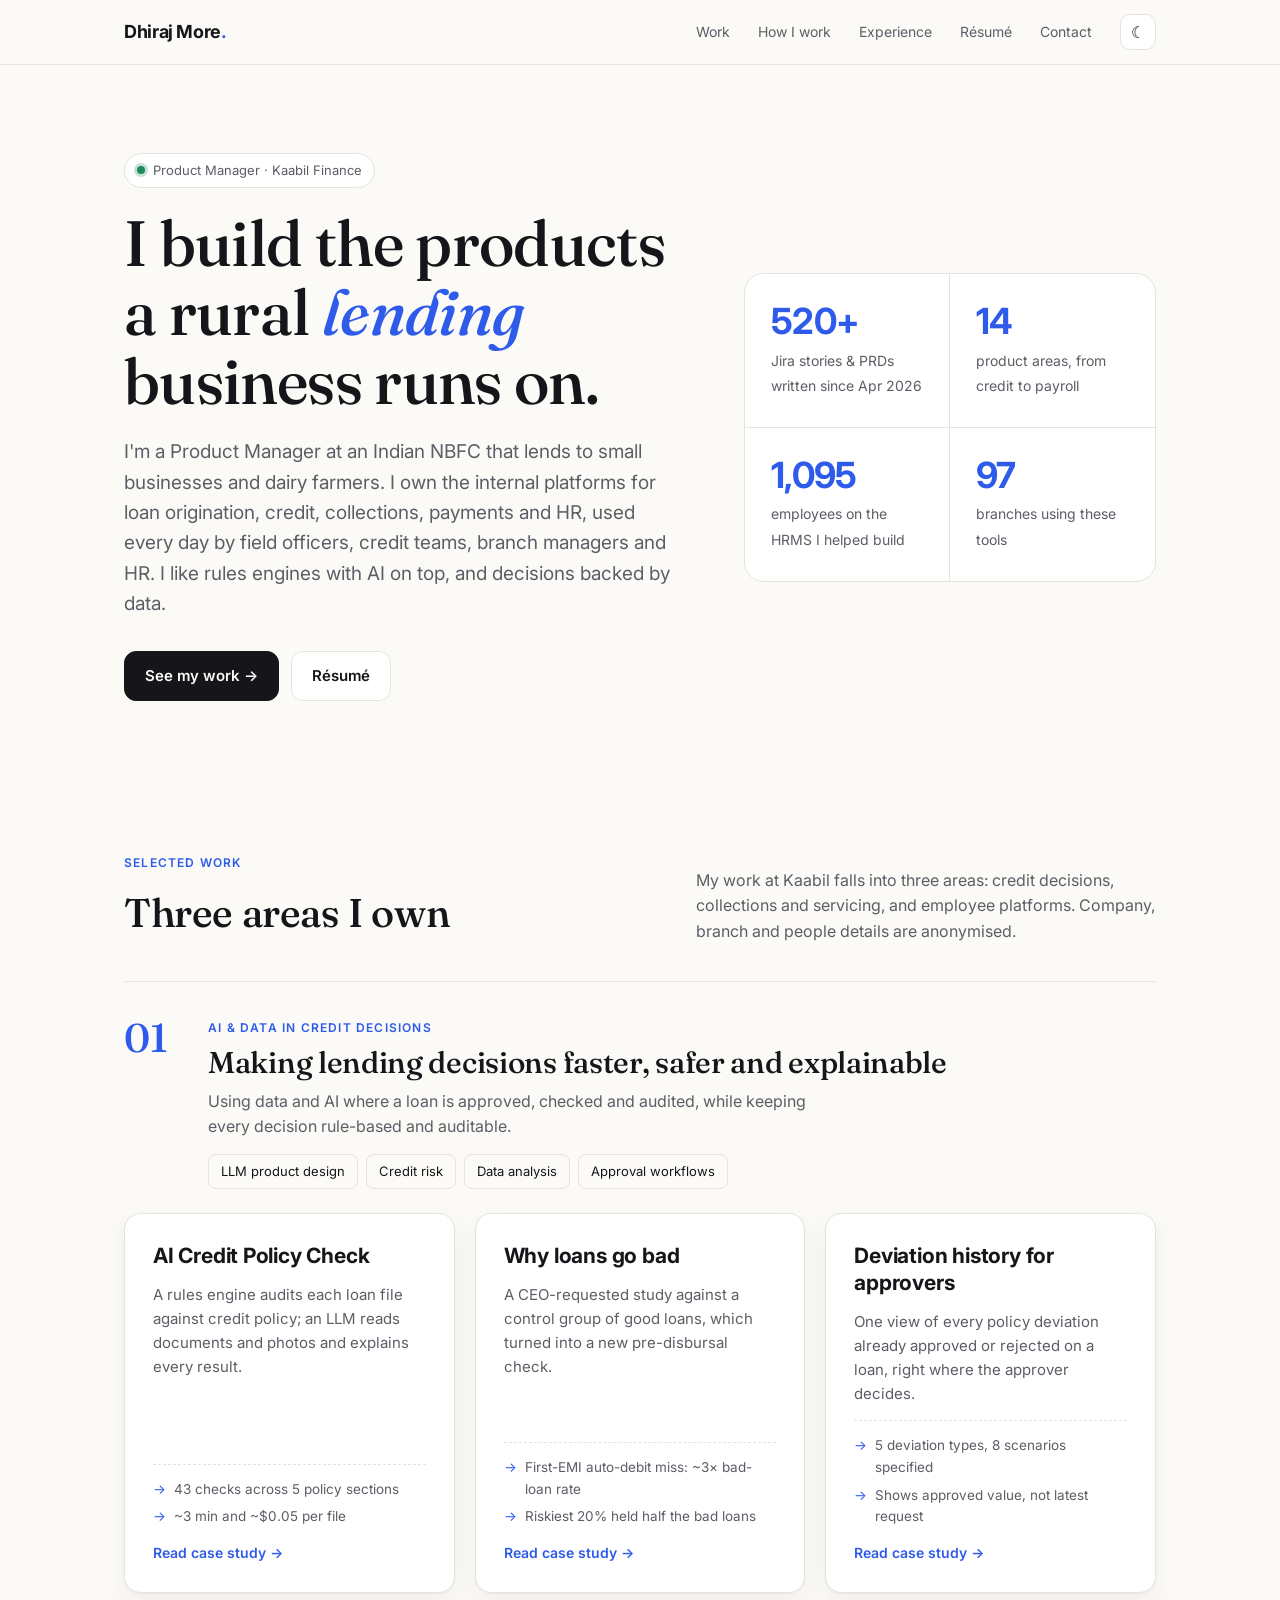
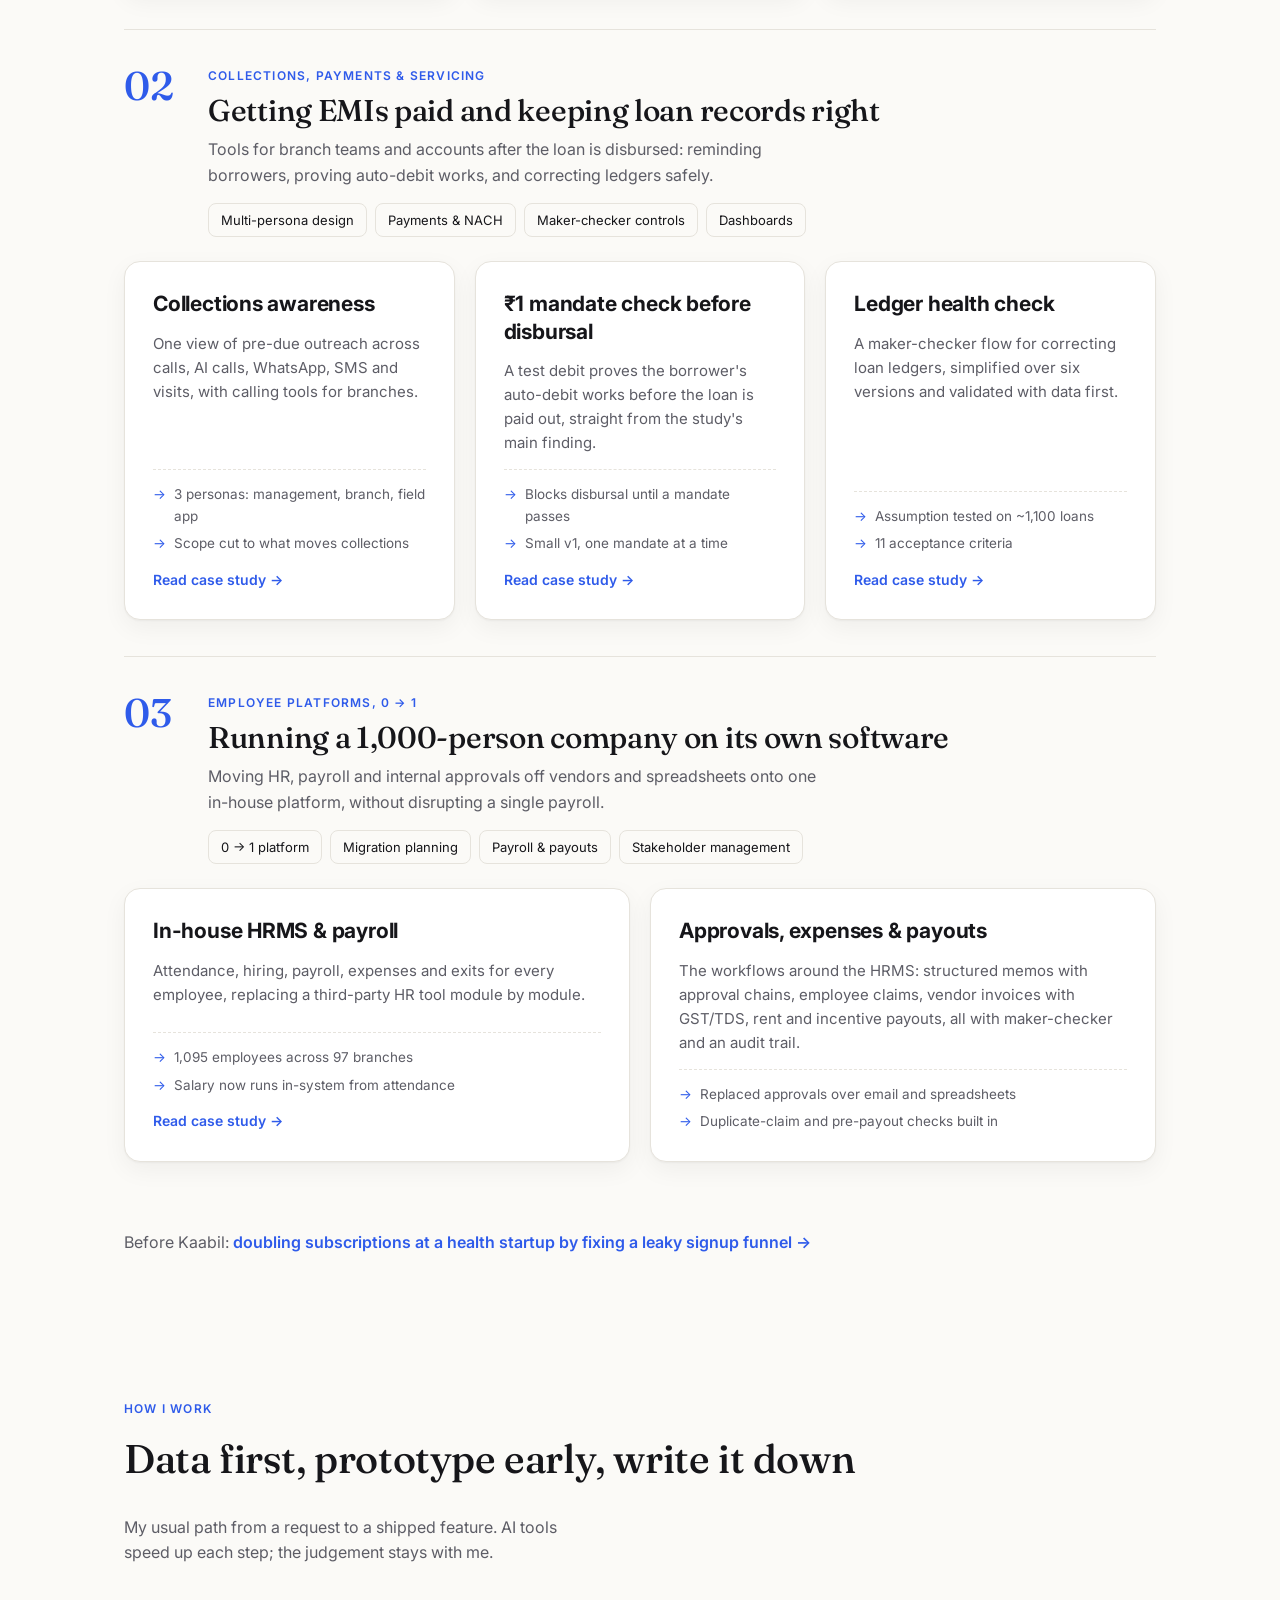
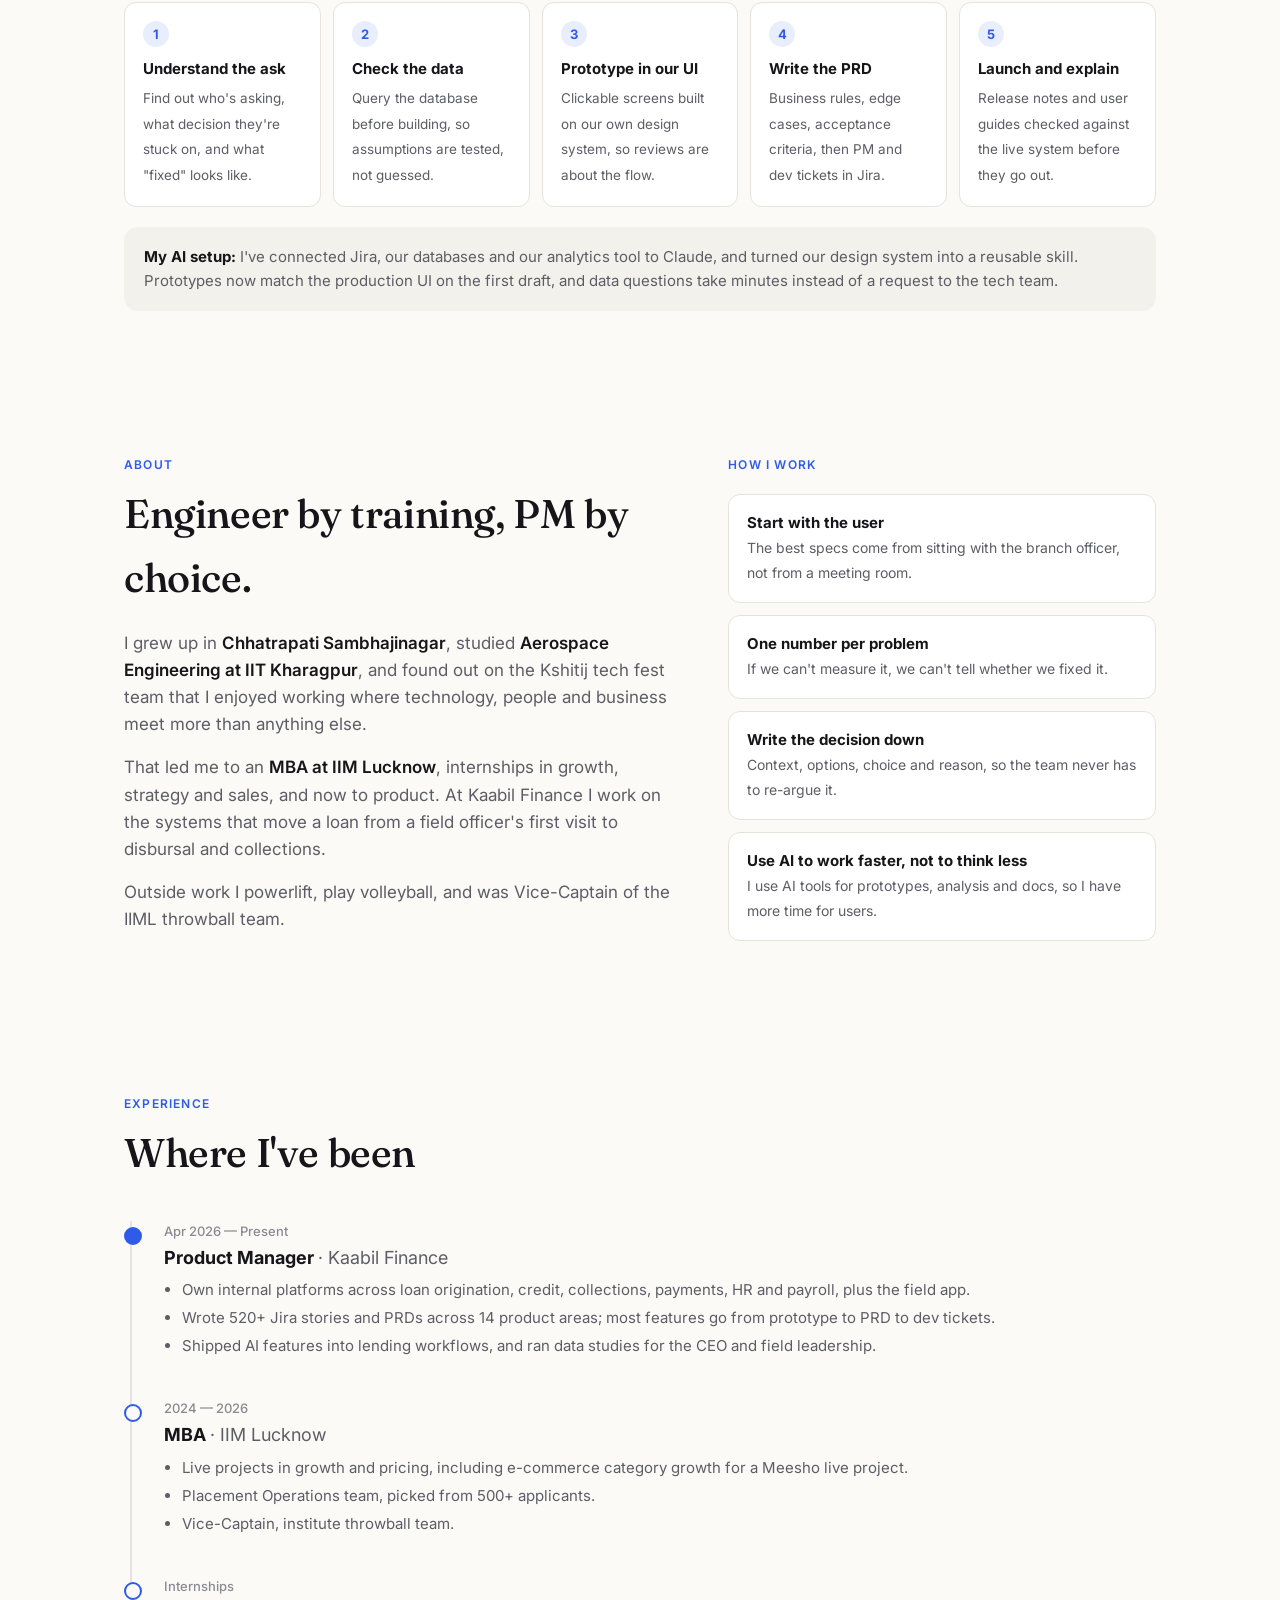
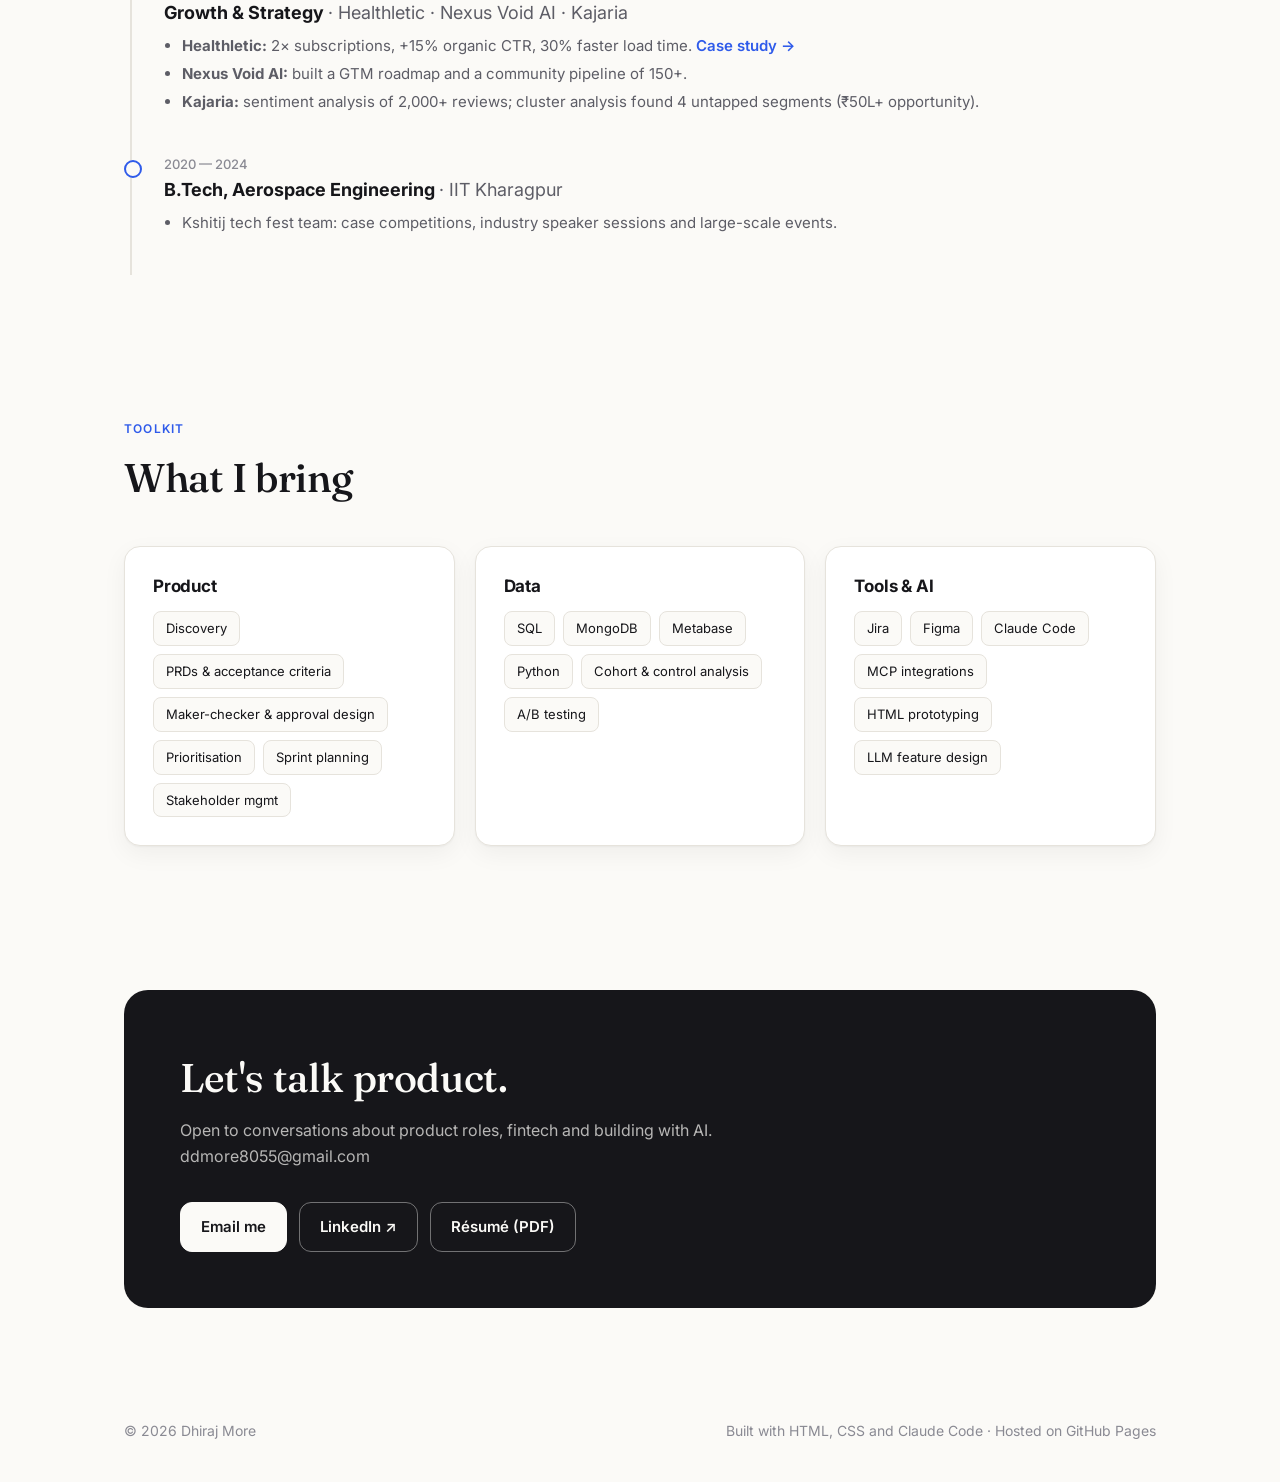
<file: index.html>
<!doctype html>
<html lang="en">
<head>
  <meta charset="utf-8">
  <meta name="viewport" content="width=device-width, initial-scale=1">
  <title>Dhiraj More — Product Manager</title>
  <meta name="description" content="Dhiraj More is a Product Manager building lending, collections, AI and employee platforms for an Indian NBFC. IIT Kharagpur, IIM Lucknow.">
  <meta property="og:title" content="Dhiraj More — Product Manager">
  <meta property="og:description" content="Case studies on lending platforms, internal tools, analytics and AI-assisted product work.">
  <meta property="og:type" content="website">
  <link rel="icon" href="data:image/svg+xml,<svg xmlns='http://www.w3.org/2000/svg' viewBox='0 0 64 64'><rect width='64' height='64' rx='14' fill='%232f5bea'/><text x='50%' y='54%' text-anchor='middle' dominant-baseline='middle' font-family='Arial' font-weight='700' font-size='28' fill='white'>DM</text></svg>">
  <link rel="preconnect" href="https://fonts.googleapis.com">
  <link rel="preconnect" href="https://fonts.gstatic.com" crossorigin>
  <link href="https://fonts.googleapis.com/css2?family=Fraunces:ital,opsz,wght@0,9..144,500;1,9..144,500&family=Inter:wght@400;500;600;700&display=swap" rel="stylesheet">
  <link rel="stylesheet" href="styles.css">
</head>
<body>

<nav class="nav">
  <div class="wrap">
    <a href="#" class="logo">Dhiraj More<span>.</span></a>
    <div class="nav-links">
      <a href="#work">Work</a>
      <a href="#process">How I work</a>
      <a href="#experience">Experience</a>
      <a href="resume.html" class="keep">Résumé</a>
      <a href="#contact" class="keep">Contact</a>
      <button class="theme-btn" aria-label="Toggle dark mode">☾</button>
    </div>
  </div>
</nav>

<header class="hero stage">
  <div class="wrap stage-content">
   <div class="hero-text">
    <span class="eyebrow"><span class="dot"></span> Product Manager · Kaabil Finance</span>
    <h1 class="serif">I build the products a rural <em>lending</em> business runs on.</h1>
    <p class="lead">I'm a Product Manager at an Indian NBFC that lends to small businesses and dairy farmers. I own the internal platforms for loan origination, credit, collections, payments and HR, used every day by field officers, credit teams, branch managers and HR. I like rules engines with AI on top, and decisions backed by data.</p>
    <div class="cta-row">
      <a href="#work" class="btn primary">See my work →</a>
      <a href="resume.html" class="btn">Résumé</a>
    </div>
   </div>
    <div class="stats">
      <div class="stat"><b>520+</b><span>Jira stories &amp; PRDs written since Apr 2026</span></div>
      <div class="stat"><b>14</b><span>product areas, from credit to payroll</span></div>
      <div class="stat"><b>1,095</b><span>employees on the HRMS I helped build</span></div>
      <div class="stat"><b>97</b><span>branches using these tools</span></div>
    </div>
  </div>
</header>

<section id="work">
  <div class="wrap">
    <div class="sec-head reveal">
      <div>
        <div class="label">Selected work</div>
        <h2 class="serif">Three areas I own</h2>
      </div>
      <p>My work at Kaabil falls into three areas: credit decisions, collections and servicing, and employee platforms. Company, branch and people details are anonymised.</p>
    </div>
    <div class="theme-block reveal">
      <div class="theme-head">
        <div class="theme-num">01</div>
        <div>
          <div class="label">AI &amp; data in credit decisions</div>
          <h3 class="serif">Making lending decisions faster, safer and explainable</h3>
          <p>Using data and AI where a loan is approved, checked and audited, while keeping every decision rule-based and auditable.</p>
          <div class="chips"><span class="chip">LLM product design</span><span class="chip">Credit risk</span><span class="chip">Data analysis</span><span class="chip">Approval workflows</span></div>
        </div>
      </div>
      <div class="grid three">
        <a href="work/ai-credit-policy-check.html" class="card reveal">
          <h3>AI Credit Policy Check</h3>
          <p>A rules engine audits each loan file against credit policy; an LLM reads documents and photos and explains every result.</p>
          <ul class="facts"><li>43 checks across 5 policy sections</li><li>~3 min and ~$0.05 per file</li></ul>
          <span class="more">Read case study →</span>
        </a>
        <a href="work/why-loans-go-bad.html" class="card reveal">
          <h3>Why loans go bad</h3>
          <p>A CEO-requested study against a control group of good loans, which turned into a new pre-disbursal check.</p>
          <ul class="facts"><li>First-EMI auto-debit miss: ~3× bad-loan rate</li><li>Riskiest 20% held half the bad loans</li></ul>
          <span class="more">Read case study →</span>
        </a>
        <a href="work/deviation-history.html" class="card reveal">
          <h3>Deviation history for approvers</h3>
          <p>One view of every policy deviation already approved or rejected on a loan, right where the approver decides.</p>
          <ul class="facts"><li>5 deviation types, 8 scenarios specified</li><li>Shows approved value, not latest request</li></ul>
          <span class="more">Read case study →</span>
        </a>
      </div>
    </div>
    <div class="theme-block reveal">
      <div class="theme-head">
        <div class="theme-num">02</div>
        <div>
          <div class="label">Collections, payments &amp; servicing</div>
          <h3 class="serif">Getting EMIs paid and keeping loan records right</h3>
          <p>Tools for branch teams and accounts after the loan is disbursed: reminding borrowers, proving auto-debit works, and correcting ledgers safely.</p>
          <div class="chips"><span class="chip">Multi-persona design</span><span class="chip">Payments &amp; NACH</span><span class="chip">Maker-checker controls</span><span class="chip">Dashboards</span></div>
        </div>
      </div>
      <div class="grid three">
        <a href="work/collections-awareness.html" class="card reveal">
          <h3>Collections awareness</h3>
          <p>One view of pre-due outreach across calls, AI calls, WhatsApp, SMS and visits, with calling tools for branches.</p>
          <ul class="facts"><li>3 personas: management, branch, field app</li><li>Scope cut to what moves collections</li></ul>
          <span class="more">Read case study →</span>
        </a>
        <a href="work/why-loans-go-bad.html#product" class="card reveal">
          <h3>₹1 mandate check before disbursal</h3>
          <p>A test debit proves the borrower's auto-debit works before the loan is paid out, straight from the study's main finding.</p>
          <ul class="facts"><li>Blocks disbursal until a mandate passes</li><li>Small v1, one mandate at a time</li></ul>
          <span class="more">Read case study →</span>
        </a>
        <a href="work/ledger-health-check.html" class="card reveal">
          <h3>Ledger health check</h3>
          <p>A maker-checker flow for correcting loan ledgers, simplified over six versions and validated with data first.</p>
          <ul class="facts"><li>Assumption tested on ~1,100 loans</li><li>11 acceptance criteria</li></ul>
          <span class="more">Read case study →</span>
        </a>
      </div>
    </div>
    <div class="theme-block reveal">
      <div class="theme-head">
        <div class="theme-num">03</div>
        <div>
          <div class="label">Employee platforms, 0 → 1</div>
          <h3 class="serif">Running a 1,000-person company on its own software</h3>
          <p>Moving HR, payroll and internal approvals off vendors and spreadsheets onto one in-house platform, without disrupting a single payroll.</p>
          <div class="chips"><span class="chip">0 → 1 platform</span><span class="chip">Migration planning</span><span class="chip">Payroll &amp; payouts</span><span class="chip">Stakeholder management</span></div>
        </div>
      </div>
      <div class="grid">
        <a href="work/in-house-hrms.html" class="card reveal">
          <h3>In-house HRMS &amp; payroll</h3>
          <p>Attendance, hiring, payroll, expenses and exits for every employee, replacing a third-party HR tool module by module.</p>
          <ul class="facts"><li>1,095 employees across 97 branches</li><li>Salary now runs in-system from attendance</li></ul>
          <span class="more">Read case study →</span>
        </a>
        <div class="card reveal">
          <h3>Approvals, expenses &amp; payouts</h3>
          <p>The workflows around the HRMS: structured memos with approval chains, employee claims, vendor invoices with GST/TDS, rent and incentive payouts, all with maker-checker and an audit trail.</p>
          <ul class="facts"><li>Replaced approvals over email and spreadsheets</li><li>Duplicate-claim and pre-payout checks built in</li></ul>
        </div>
      </div>
    </div>
    <p class="before reveal">Before Kaabil: <a href="work/healthletic-growth.html">doubling subscriptions at a health startup by fixing a leaky signup funnel →</a></p>
  </div>
</section>

<section id="process">
  <div class="wrap">
    <div class="sec-head reveal">
      <div>
        <div class="label">How I work</div>
        <h2 class="serif">Data first, prototype early, write it down</h2>
      </div>
      <p>My usual path from a request to a shipped feature. AI tools speed up each step; the judgement stays with me.</p>
    </div>
    <div class="pipeline reveal">
      <div class="step"><b>Understand the ask</b><span>Find out who's asking, what decision they're stuck on, and what "fixed" looks like.</span></div>
      <div class="step"><b>Check the data</b><span>Query the database before building, so assumptions are tested, not guessed.</span></div>
      <div class="step"><b>Prototype in our UI</b><span>Clickable screens built on our own design system, so reviews are about the flow.</span></div>
      <div class="step"><b>Write the PRD</b><span>Business rules, edge cases, acceptance criteria, then PM and dev tickets in Jira.</span></div>
      <div class="step"><b>Launch and explain</b><span>Release notes and user guides checked against the live system before they go out.</span></div>
    </div>
    <div class="callout reveal"><b>My AI setup:</b> I've connected Jira, our databases and our analytics tool to Claude, and turned our design system into a reusable skill. Prototypes now match the production UI on the first draft, and data questions take minutes instead of a request to the tech team.</div>
  </div>
</section>

<section id="about">
  <div class="wrap about">
    <div class="reveal">
      <div class="label">About</div>
      <h2 class="serif" style="font-size:clamp(28px,4vw,40px);margin-bottom:20px">Engineer by training, PM by choice.</h2>
      <p>I grew up in <strong>Chhatrapati Sambhajinagar</strong>, studied <strong>Aerospace Engineering at IIT Kharagpur</strong>, and found out on the Kshitij tech fest team that I enjoyed working where technology, people and business meet more than anything else.</p>
      <p>That led me to an <strong>MBA at IIM Lucknow</strong>, internships in growth, strategy and sales, and now to product. At Kaabil Finance I work on the systems that move a loan from a field officer's first visit to disbursal and collections.</p>
      <p>Outside work I powerlift, play volleyball, and was Vice-Captain of the IIML throwball team.</p>
    </div>
    <div class="principles reveal">
      <div class="label">How I work</div>
      <div class="principle"><b>Start with the user</b><span>The best specs come from sitting with the branch officer, not from a meeting room.</span></div>
      <div class="principle"><b>One number per problem</b><span>If we can't measure it, we can't tell whether we fixed it.</span></div>
      <div class="principle"><b>Write the decision down</b><span>Context, options, choice and reason, so the team never has to re-argue it.</span></div>
      <div class="principle"><b>Use AI to work faster, not to think less</b><span>I use AI tools for prototypes, analysis and docs, so I have more time for users.</span></div>
    </div>
  </div>
</section>

<section id="experience">
  <div class="wrap">
    <div class="sec-head reveal">
      <div>
        <div class="label">Experience</div>
        <h2 class="serif">Where I've been</h2>
      </div>
    </div>
    <div class="timeline reveal">
      <div class="tl-item now">
        <div class="when">Apr 2026 — Present</div>
        <h3>Product Manager <span>· Kaabil Finance</span></h3>
        <ul>
          <li>Own internal platforms across loan origination, credit, collections, payments, HR and payroll, plus the field app.</li>
          <li>Wrote 520+ Jira stories and PRDs across 14 product areas; most features go from prototype to PRD to dev tickets.</li>
          <li>Shipped AI features into lending workflows, and ran data studies for the CEO and field leadership.</li>
        </ul>
      </div>
      <div class="tl-item">
        <div class="when">2024 — 2026</div>
        <h3>MBA <span>· IIM Lucknow</span></h3>
        <ul>
          <li>Live projects in growth and pricing, including e-commerce category growth for a Meesho live project.</li>
          <li>Placement Operations team, picked from 500+ applicants.</li>
          <li>Vice-Captain, institute throwball team.</li>
        </ul>
      </div>
      <div class="tl-item">
        <div class="when">Internships</div>
        <h3>Growth &amp; Strategy <span>· Healthletic · Nexus Void AI · Kajaria</span></h3>
        <ul>
          <li><b>Healthletic:</b> 2× subscriptions, +15% organic CTR, 30% faster load time. <a href="work/healthletic-growth.html" style="color:var(--accent);font-weight:600">Case study →</a></li>
          <li><b>Nexus Void AI:</b> built a GTM roadmap and a community pipeline of 150+.</li>
          <li><b>Kajaria:</b> sentiment analysis of 2,000+ reviews; cluster analysis found 4 untapped segments (₹50L+ opportunity).</li>
        </ul>
      </div>
      <div class="tl-item">
        <div class="when">2020 — 2024</div>
        <h3>B.Tech, Aerospace Engineering <span>· IIT Kharagpur</span></h3>
        <ul>
          <li>Kshitij tech fest team: case competitions, industry speaker sessions and large-scale events.</li>
        </ul>
      </div>
    </div>
  </div>
</section>

<section id="skills">
  <div class="wrap">
    <div class="sec-head reveal">
      <div>
        <div class="label">Toolkit</div>
        <h2 class="serif">What I bring</h2>
      </div>
    </div>
    <div class="skills">
      <div class="card reveal">
        <h3>Product</h3>
        <div class="chips"><span class="chip">Discovery</span><span class="chip">PRDs &amp; acceptance criteria</span><span class="chip">Maker-checker &amp; approval design</span><span class="chip">Prioritisation</span><span class="chip">Sprint planning</span><span class="chip">Stakeholder mgmt</span></div>
      </div>
      <div class="card reveal">
        <h3>Data</h3>
        <div class="chips"><span class="chip">SQL</span><span class="chip">MongoDB</span><span class="chip">Metabase</span><span class="chip">Python</span><span class="chip">Cohort &amp; control analysis</span><span class="chip">A/B testing</span></div>
      </div>
      <div class="card reveal">
        <h3>Tools & AI</h3>
        <div class="chips"><span class="chip">Jira</span><span class="chip">Figma</span><span class="chip">Claude Code</span><span class="chip">MCP integrations</span><span class="chip">HTML prototyping</span><span class="chip">LLM feature design</span></div>
      </div>
    </div>
  </div>
</section>

<section id="contact">
  <div class="wrap">
    <div class="contact reveal">
      <div>
        <h2 class="serif">Let's talk product.</h2>
        <p>Open to conversations about product roles, fintech and building with AI.<br>ddmore8055@gmail.com</p>
      </div>
      <div class="cta-row" style="margin-top:0">
        <a href="mailto:ddmore8055@gmail.com" class="btn">Email me</a>
        <a href="https://www.linkedin.com/in/dhiraj-more-75171a199" target="_blank" rel="noopener" class="btn ghost">LinkedIn ↗</a>
        <a href="assets/Dhiraj_More_Resume.pdf" class="btn ghost" download>Résumé (PDF)</a>
      </div>
    </div>
  </div>
</section>

<footer>
  <div class="wrap">
    <span>© <span data-year></span> Dhiraj More</span>
    <span>Built with HTML, CSS and Claude Code · Hosted on GitHub Pages</span>
  </div>
</footer>

<script src="script.js"></script>
</body>
</html>
</file>
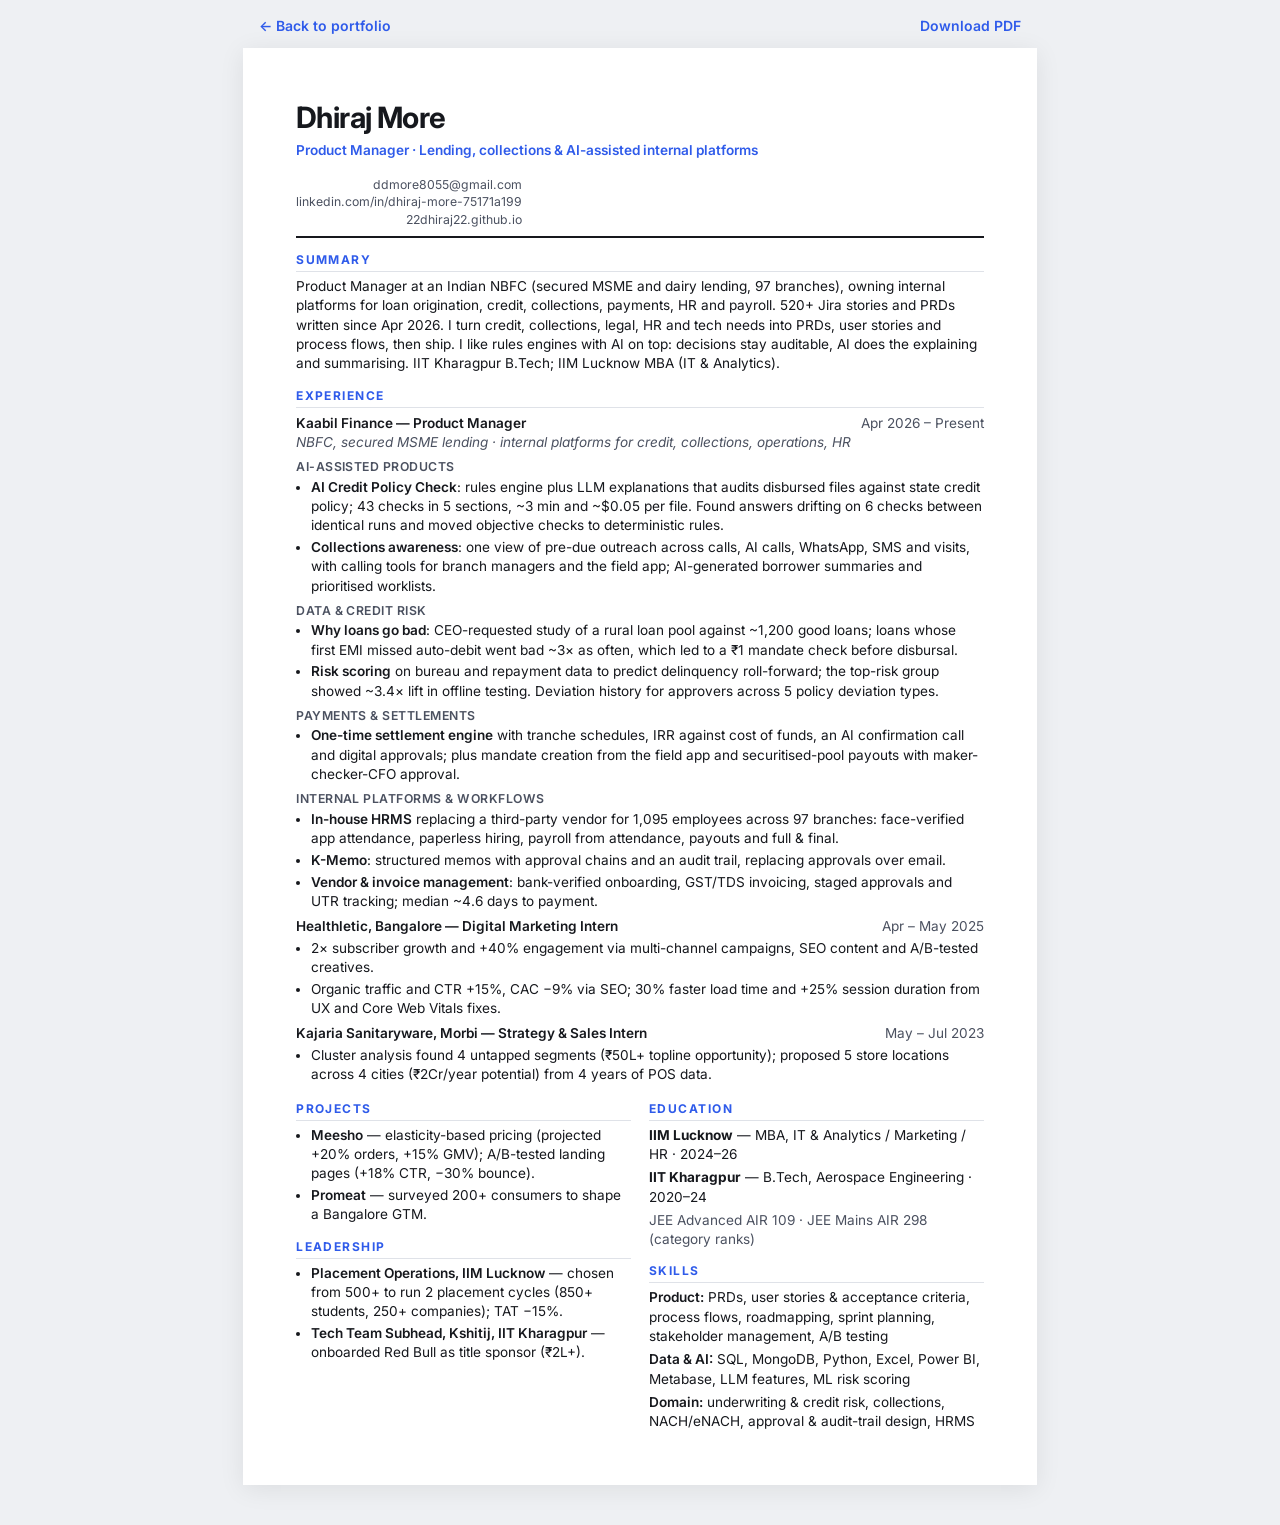
<file: resume.html>
<!doctype html>
<html lang="en">
<head>
<meta charset="utf-8">
<meta name="viewport" content="width=device-width, initial-scale=1">
<title>Résumé — Dhiraj More</title>
<meta name="description" content="Résumé of Dhiraj More, Product Manager building lending, collections, AI-assisted and internal workflow products at an Indian NBFC.">
<link rel="icon" href="data:image/svg+xml,<svg xmlns='http://www.w3.org/2000/svg' viewBox='0 0 64 64'><rect width='64' height='64' rx='14' fill='%232f5bea'/><text x='50%' y='54%' text-anchor='middle' dominant-baseline='middle' font-family='Arial' font-weight='700' font-size='28' fill='white'>DM</text></svg>">
<link rel="preconnect" href="https://fonts.googleapis.com">
<link rel="preconnect" href="https://fonts.gstatic.com" crossorigin>
<link href="https://fonts.googleapis.com/css2?family=Inter:wght@400;500;600;700&display=swap" rel="stylesheet">
<style>
  :root { --ink:#16181d; --muted:#4b5160; --faint:#7a8090; --line:#dfe2e8; --accent:#2f5bea; --bg:#eef0f3; }
  * { box-sizing: border-box; }
  body { margin: 0; background: var(--bg); color: var(--ink); font: 10.2pt/1.42 Inter, "Segoe UI", system-ui, sans-serif; }
  .bar { max-width: 210mm; margin: 0 auto; padding: 16px 16px 0; display: flex; justify-content: space-between; gap: 12px; flex-wrap: wrap; font-size: 14px; }
  .bar a { color: var(--accent); text-decoration: none; font-weight: 600; }
  .page { max-width: 210mm; margin: 12px auto 40px; background: #fff; padding: 13mm 14mm; box-shadow: 0 4px 24px rgba(0,0,0,.08); }
  header { display: flex; justify-content: space-between; align-items: flex-end; gap: 16px; flex-wrap: wrap; border-bottom: 2px solid var(--ink); padding-bottom: 8px; }
  h1 { font-size: 22pt; margin: 0; letter-spacing: -.02em; }
  .role { color: var(--accent); font-weight: 600; margin-top: 2px; }
  .contact { text-align: right; color: var(--muted); font-size: 9.2pt; }
  .contact a { color: inherit; text-decoration: none; }
  h2 { font-size: 9pt; letter-spacing: .12em; text-transform: uppercase; color: var(--accent); margin: 13px 0 5px; border-bottom: 1px solid var(--line); padding-bottom: 3px; }
  p { margin: 0 0 4px; }
  .job { display: flex; justify-content: space-between; gap: 12px; flex-wrap: wrap; font-weight: 600; margin-top: 6px; }
  .job span { font-weight: 400; color: var(--muted); }
  .sub { color: var(--muted); font-style: italic; margin-bottom: 2px; }
  ul { margin: 2px 0 0; padding-left: 15px; }
  li { margin-bottom: 2.5px; }
  li b { font-weight: 600; }
  .group { font-weight: 600; font-size: 9.2pt; color: var(--muted); margin: 6px 0 1px; text-transform: uppercase; letter-spacing: .04em; }
  .grid { display: grid; grid-template-columns: 1fr 1fr; gap: 0 18px; }
  .skills p b { font-weight: 600; }
  @media (max-width: 640px) {
    body { font-size: 14px; }
    .page { padding: 20px 16px; margin: 8px 0 24px; box-shadow: none; }
    .contact { text-align: left; }
    .grid { grid-template-columns: 1fr; }
  }
  @media print {
    @page { size: A4; margin: 0; }
    body { background: #fff; }
    .bar { display: none; }
    .page { margin: 0; box-shadow: none; max-width: none; padding: 9mm 12mm; }
    body { font-size: 9.1pt; line-height: 1.36; }
    h2 { margin: 9px 0 4px; }
    .grid { gap: 0 14px; }
    .grid h2:first-child { margin-top: 7px; }
    header { padding-bottom: 6px; }
    li { margin-bottom: 1.5px; }
  }
</style>
</head>
<body>
<div class="bar"><a href="index.html">← Back to portfolio</a><a href="assets/Dhiraj_More_Resume.pdf" download>Download PDF</a></div>
<main class="page">
  <header>
    <div>
      <h1>Dhiraj More</h1>
      <div class="role">Product Manager · Lending, collections &amp; AI-assisted internal platforms</div>
    </div>
    <div class="contact">
      <div><a href="mailto:ddmore8055@gmail.com">ddmore8055@gmail.com</a></div>
      <div><a href="https://www.linkedin.com/in/dhiraj-more-75171a199">linkedin.com/in/dhiraj-more-75171a199</a></div>
      <div><a href="https://22dhiraj22.github.io">22dhiraj22.github.io</a></div>
    </div>
  </header>

  <h2>Summary</h2>
  <p>Product Manager at an Indian NBFC (secured MSME and dairy lending, 97 branches), owning internal platforms for loan origination, credit, collections, payments, HR and payroll. 520+ Jira stories and PRDs written since Apr 2026. I turn credit, collections, legal, HR and tech needs into PRDs, user stories and process flows, then ship. I like rules engines with AI on top: decisions stay auditable, AI does the explaining and summarising. IIT Kharagpur B.Tech; IIM Lucknow MBA (IT &amp; Analytics).</p>

  <h2>Experience</h2>
  <div class="job">Kaabil Finance — Product Manager <span>Apr 2026 – Present</span></div>
  <div class="sub">NBFC, secured MSME lending · internal platforms for credit, collections, operations, HR</div>
  <div class="group">AI-assisted products</div>
  <ul>
    <li><b>AI Credit Policy Check</b>: rules engine plus LLM explanations that audits disbursed files against state credit policy; 43 checks in 5 sections, ~3 min and ~$0.05 per file. Found answers drifting on 6 checks between identical runs and moved objective checks to deterministic rules.</li>
    <li><b>Collections awareness</b>: one view of pre-due outreach across calls, AI calls, WhatsApp, SMS and visits, with calling tools for branch managers and the field app; AI-generated borrower summaries and prioritised worklists.</li>
  </ul>
  <div class="group">Data &amp; credit risk</div>
  <ul>
    <li><b>Why loans go bad</b>: CEO-requested study of a rural loan pool against ~1,200 good loans; loans whose first EMI missed auto-debit went bad ~3× as often, which led to a ₹1 mandate check before disbursal.</li>
    <li><b>Risk scoring</b> on bureau and repayment data to predict delinquency roll-forward; the top-risk group showed ~3.4× lift in offline testing. Deviation history for approvers across 5 policy deviation types.</li>
  </ul>
  <div class="group">Payments &amp; settlements</div>
  <ul>
    <li><b>One-time settlement engine</b> with tranche schedules, IRR against cost of funds, an AI confirmation call and digital approvals; plus mandate creation from the field app and securitised-pool payouts with maker-checker-CFO approval.</li>
  </ul>
  <div class="group">Internal platforms &amp; workflows</div>
  <ul>
    <li><b>In-house HRMS</b> replacing a third-party vendor for 1,095 employees across 97 branches: face-verified app attendance, paperless hiring, payroll from attendance, payouts and full &amp; final.</li>
    <li><b>K-Memo</b>: structured memos with approval chains and an audit trail, replacing approvals over email.</li>
    <li><b>Vendor &amp; invoice management</b>: bank-verified onboarding, GST/TDS invoicing, staged approvals and UTR tracking; median ~4.6 days to payment.</li>
  </ul>

  <div class="job">Healthletic, Bangalore — Digital Marketing Intern <span>Apr – May 2025</span></div>
  <ul>
    <li>2× subscriber growth and +40% engagement via multi-channel campaigns, SEO content and A/B-tested creatives.</li>
    <li>Organic traffic and CTR +15%, CAC −9% via SEO; 30% faster load time and +25% session duration from UX and Core Web Vitals fixes.</li>
  </ul>
  <div class="job">Kajaria Sanitaryware, Morbi — Strategy &amp; Sales Intern <span>May – Jul 2023</span></div>
  <ul>
    <li>Cluster analysis found 4 untapped segments (₹50L+ topline opportunity); proposed 5 store locations across 4 cities (₹2Cr/year potential) from 4 years of POS data.</li>
  </ul>

  <div class="grid">
    <div>
      <h2>Projects</h2>
      <ul>
        <li><b>Meesho</b> — elasticity-based pricing (projected +20% orders, +15% GMV); A/B-tested landing pages (+18% CTR, −30% bounce).</li>
        <li><b>Promeat</b> — surveyed 200+ consumers to shape a Bangalore GTM.</li>
      </ul>
      <h2>Leadership</h2>
      <ul>
        <li><b>Placement Operations, IIM Lucknow</b> — chosen from 500+ to run 2 placement cycles (850+ students, 250+ companies); TAT −15%.</li>
        <li><b>Tech Team Subhead, Kshitij, IIT Kharagpur</b> — onboarded Red Bull as title sponsor (₹2L+).</li>
      </ul>
    </div>
    <div>
      <h2>Education</h2>
      <p><b>IIM Lucknow</b> — MBA, IT &amp; Analytics / Marketing / HR · 2024–26</p>
      <p><b>IIT Kharagpur</b> — B.Tech, Aerospace Engineering · 2020–24</p>
      <p style="color:var(--muted)">JEE Advanced AIR 109 · JEE Mains AIR 298 (category ranks)</p>
      <h2>Skills</h2>
      <div class="skills">
        <p><b>Product:</b> PRDs, user stories &amp; acceptance criteria, process flows, roadmapping, sprint planning, stakeholder management, A/B testing</p>
        <p><b>Data &amp; AI:</b> SQL, MongoDB, Python, Excel, Power BI, Metabase, LLM features, ML risk scoring</p>
        <p><b>Domain:</b> underwriting &amp; credit risk, collections, NACH/eNACH, approval &amp; audit-trail design, HRMS</p>
      </div>
    </div>
  </div>
</main>
</body>
</html>
</file>
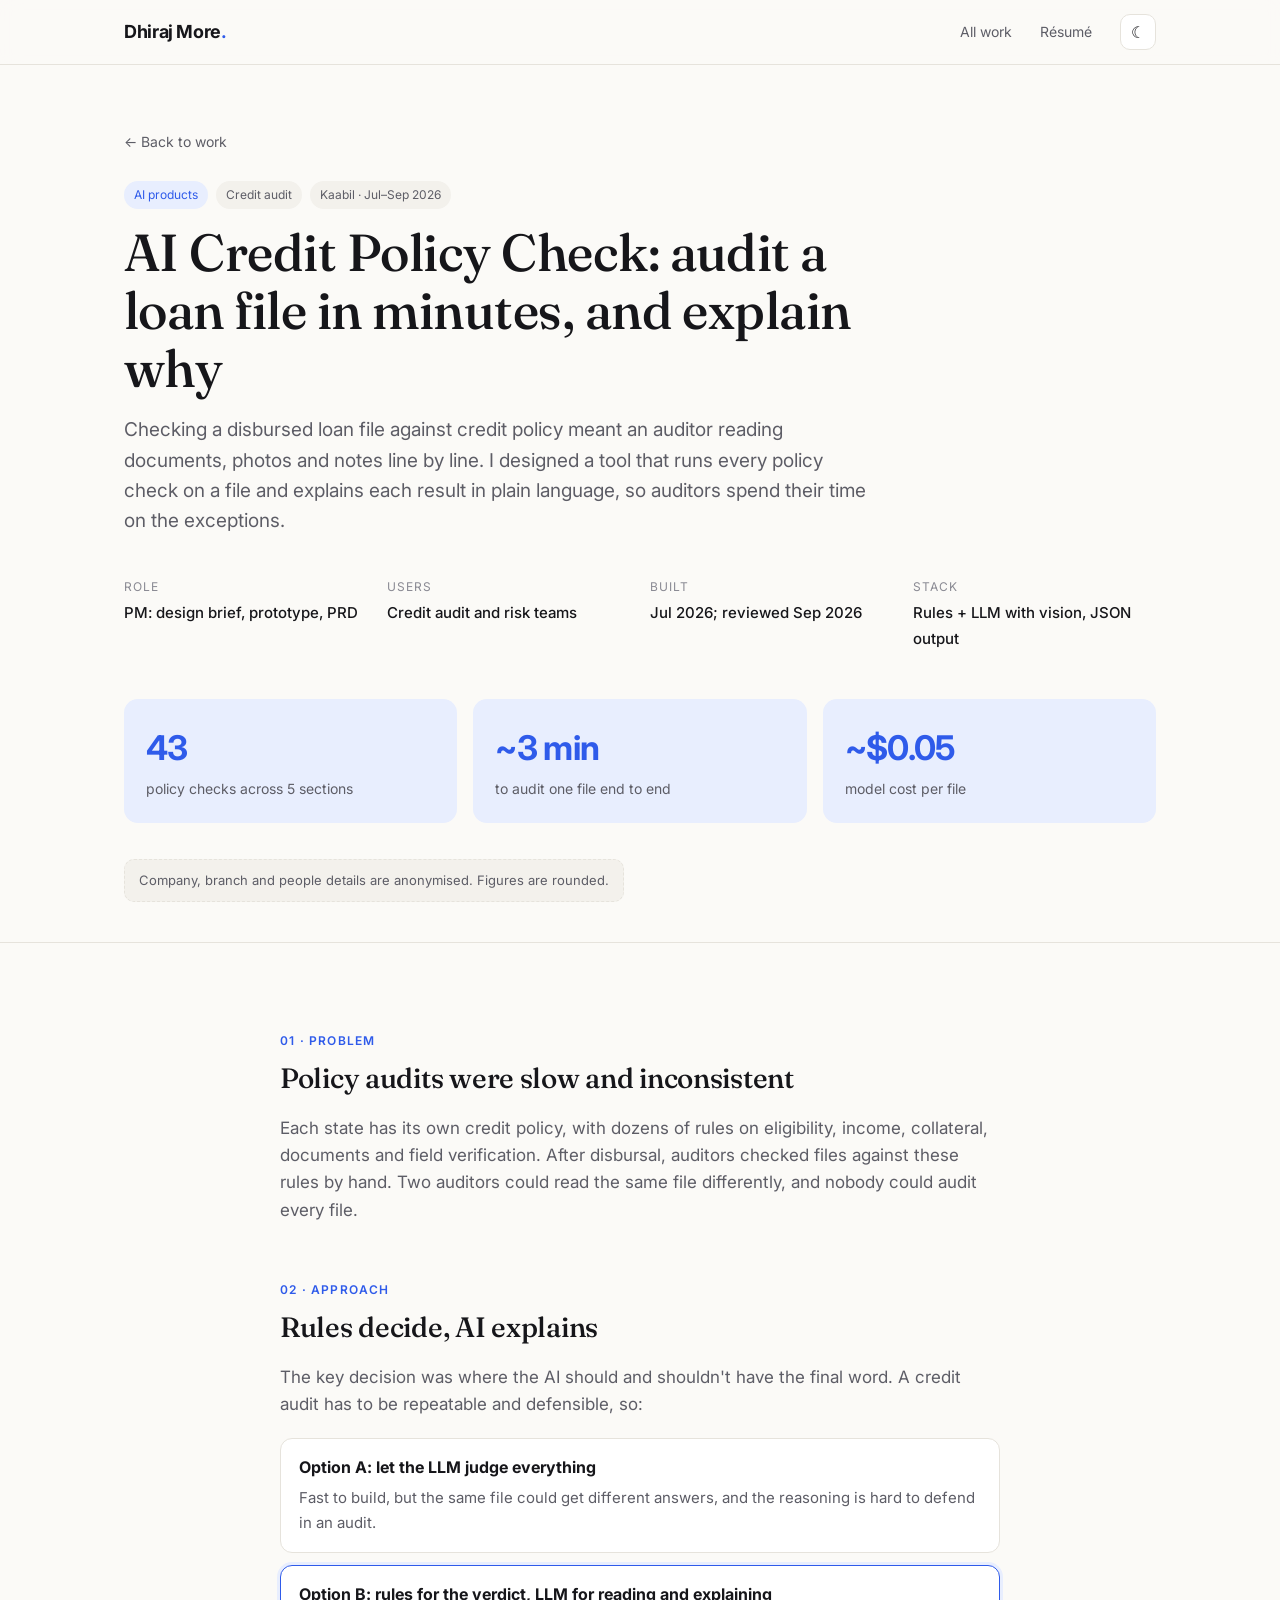
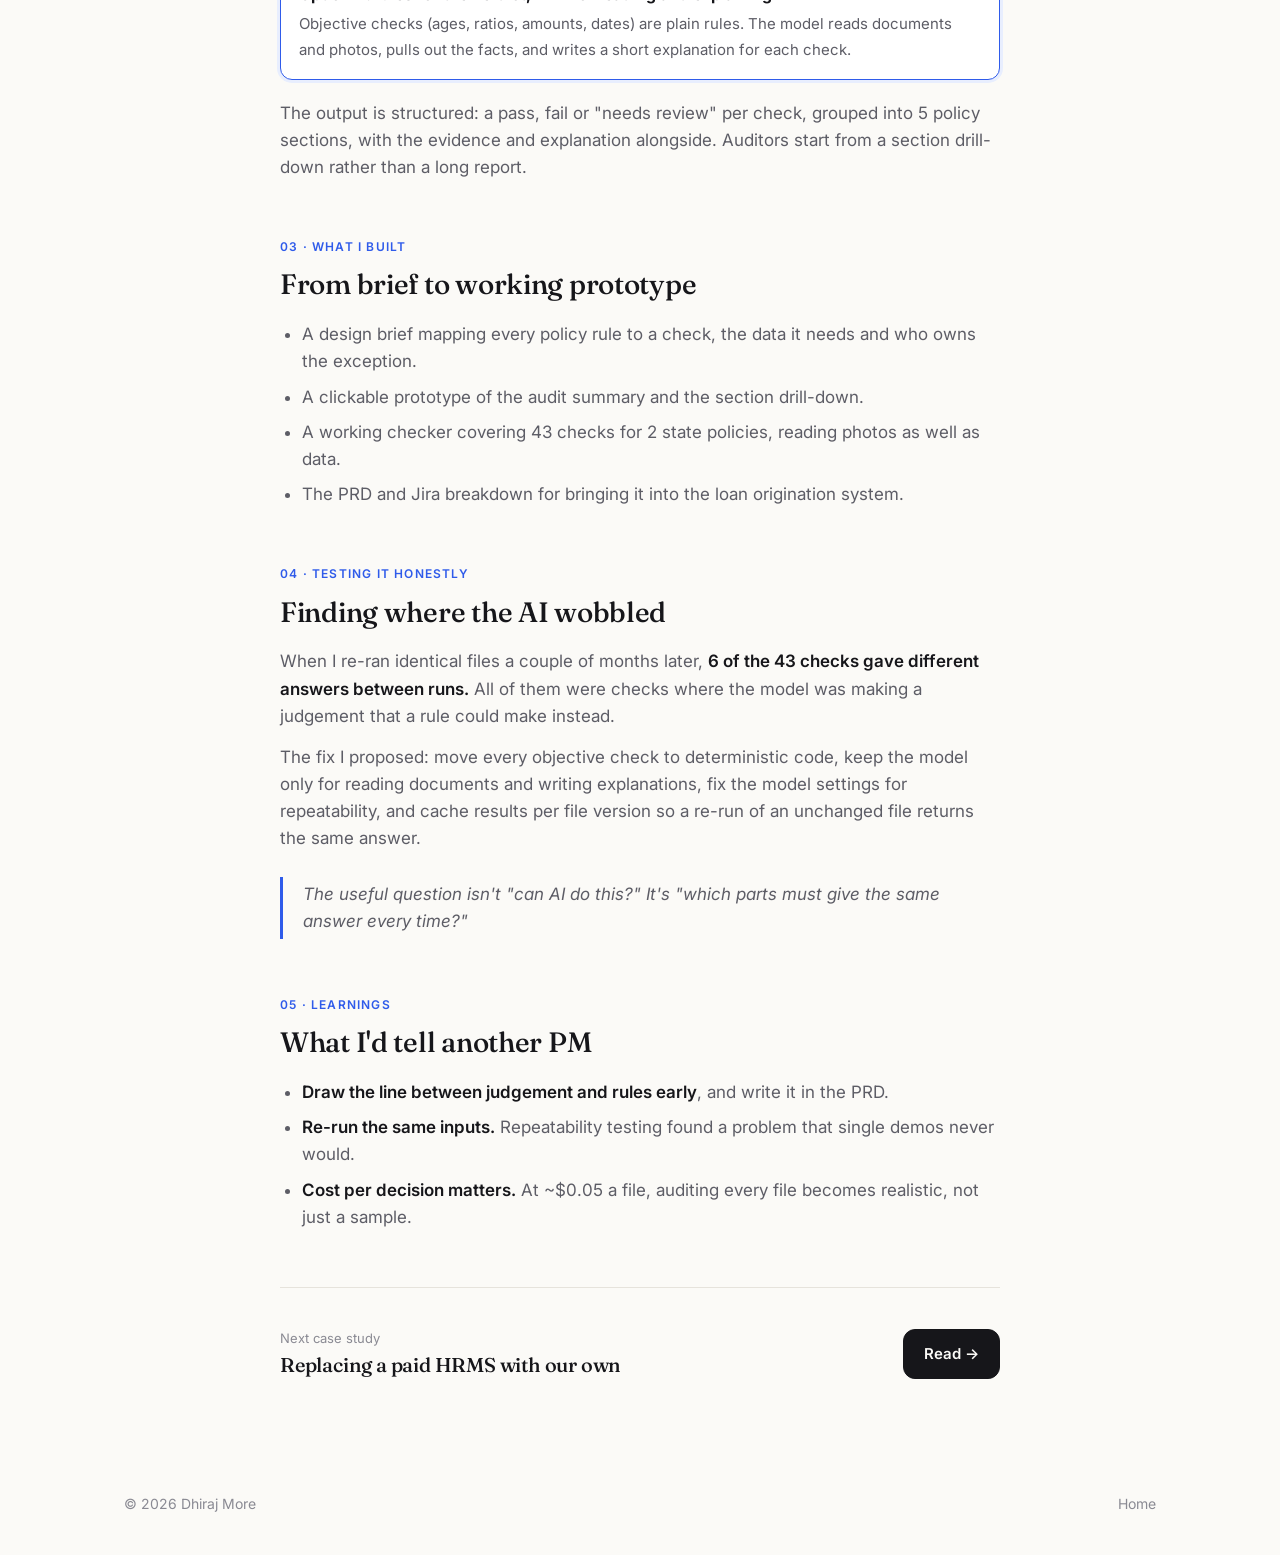
<file: work/ai-credit-policy-check.html>
<!doctype html>
<html lang="en">
<head>
  <meta charset="utf-8">
  <meta name="viewport" content="width=device-width, initial-scale=1">
  <title>AI Credit Policy Check — Dhiraj More</title>
  <meta name="description" content="Case study: a rules engine with LLM explanations that audits disbursed loan files against credit policy.">
  <link rel="icon" href="data:image/svg+xml,<svg xmlns='http://www.w3.org/2000/svg' viewBox='0 0 64 64'><rect width='64' height='64' rx='14' fill='%232f5bea'/><text x='50%' y='54%' text-anchor='middle' dominant-baseline='middle' font-family='Arial' font-weight='700' font-size='28' fill='white'>DM</text></svg>">
  <link rel="preconnect" href="https://fonts.googleapis.com">
  <link rel="preconnect" href="https://fonts.gstatic.com" crossorigin>
  <link href="https://fonts.googleapis.com/css2?family=Fraunces:ital,opsz,wght@0,9..144,500;1,9..144,500&family=Inter:wght@400;500;600;700&display=swap" rel="stylesheet">
  <link rel="stylesheet" href="../styles.css">
</head>
<body>
<nav class="nav">
  <div class="wrap">
    <a href="../index.html" class="logo">Dhiraj More<span>.</span></a>
    <div class="nav-links">
      <a href="../index.html#work" class="keep">All work</a>
      <a href="../resume.html" class="keep">Résumé</a>
      <button class="theme-btn" aria-label="Toggle dark mode">☾</button>
    </div>
  </div>
</nav>

<header class="cs-hero">
  <div class="wrap">
    <a href="../index.html#work" class="back">← Back to work</a>
    <div class="tags" style="display:flex;gap:8px;flex-wrap:wrap"><span class="tag accent">AI products</span><span class="tag">Credit audit</span><span class="tag">Kaabil · Jul–Sep 2026</span></div>
    <h1 class="serif">AI Credit Policy Check: audit a loan file in minutes, and explain why</h1>
    <p class="lead">Checking a disbursed loan file against credit policy meant an auditor reading documents, photos and notes line by line. I designed a tool that runs every policy check on a file and explains each result in plain language, so auditors spend their time on the exceptions.</p>
    <div class="meta"><div><span>Role</span><b>PM: design brief, prototype, PRD</b></div><div><span>Users</span><b>Credit audit and risk teams</b></div><div><span>Built</span><b>Jul 2026; reviewed Sep 2026</b></div><div><span>Stack</span><b>Rules + LLM with vision, JSON output</b></div></div>
    <div class="impact"><div><b>43</b><span>policy checks across 5 sections</span></div><div><b>~3 min</b><span>to audit one file end to end</span></div><div><b>~$0.05</b><span>model cost per file</span></div></div>
    <p class="note">Company, branch and people details are anonymised. Figures are rounded.</p>
  </div>
</header>

<article class="wrap">
  <div class="cs-body">
    <h2 class="serif"><small>01 · Problem</small>Policy audits were slow and inconsistent</h2>
    <p>Each state has its own credit policy, with dozens of rules on eligibility, income, collateral, documents and field verification. After disbursal, auditors checked files against these rules by hand. Two auditors could read the same file differently, and nobody could audit every file.</p>
    <h2 class="serif"><small>02 · Approach</small>Rules decide, AI explains</h2>
    <p>The key decision was where the AI should and shouldn't have the final word. A credit audit has to be repeatable and defensible, so:</p>
    <div class="options">
      <div class="option"><b>Option A: let the LLM judge everything</b><span>Fast to build, but the same file could get different answers, and the reasoning is hard to defend in an audit.</span></div>
      <div class="option chosen"><b>Option B: rules for the verdict, LLM for reading and explaining</b><span>Objective checks (ages, ratios, amounts, dates) are plain rules. The model reads documents and photos, pulls out the facts, and writes a short explanation for each check.</span></div>
    </div>
    <p>The output is structured: a pass, fail or "needs review" per check, grouped into 5 policy sections, with the evidence and explanation alongside. Auditors start from a section drill-down rather than a long report.</p>
    <h2 class="serif"><small>03 · What I built</small>From brief to working prototype</h2>
    <ul>
      <li>A design brief mapping every policy rule to a check, the data it needs and who owns the exception.</li>
      <li>A clickable prototype of the audit summary and the section drill-down.</li>
      <li>A working checker covering 43 checks for 2 state policies, reading photos as well as data.</li>
      <li>The PRD and Jira breakdown for bringing it into the loan origination system.</li>
    </ul>
    <h2 class="serif"><small>04 · Testing it honestly</small>Finding where the AI wobbled</h2>
    <p>When I re-ran identical files a couple of months later, <strong>6 of the 43 checks gave different answers between runs.</strong> All of them were checks where the model was making a judgement that a rule could make instead.</p>
    <p>The fix I proposed: move every objective check to deterministic code, keep the model only for reading documents and writing explanations, fix the model settings for repeatability, and cache results per file version so a re-run of an unchanged file returns the same answer.</p>
    <p class="quote">The useful question isn't "can AI do this?" It's "which parts must give the same answer every time?"</p>
    <h2 class="serif"><small>05 · Learnings</small>What I'd tell another PM</h2>
    <ul>
      <li><strong>Draw the line between judgement and rules early</strong>, and write it in the PRD.</li>
      <li><strong>Re-run the same inputs.</strong> Repeatability testing found a problem that single demos never would.</li>
      <li><strong>Cost per decision matters.</strong> At ~$0.05 a file, auditing every file becomes realistic, not just a sample.</li>
    </ul>

    <div class="next-cs">
      <div><span>Next case study</span><b class="serif">Replacing a paid HRMS with our own</b></div>
      <a href="in-house-hrms.html" class="btn primary">Read →</a>
    </div>
  </div>
</article>

<footer><div class="wrap"><span>© <span data-year></span> Dhiraj More</span><a href="../index.html">Home</a></div></footer>
<script src="../script.js"></script>
</body>
</html>
</file>
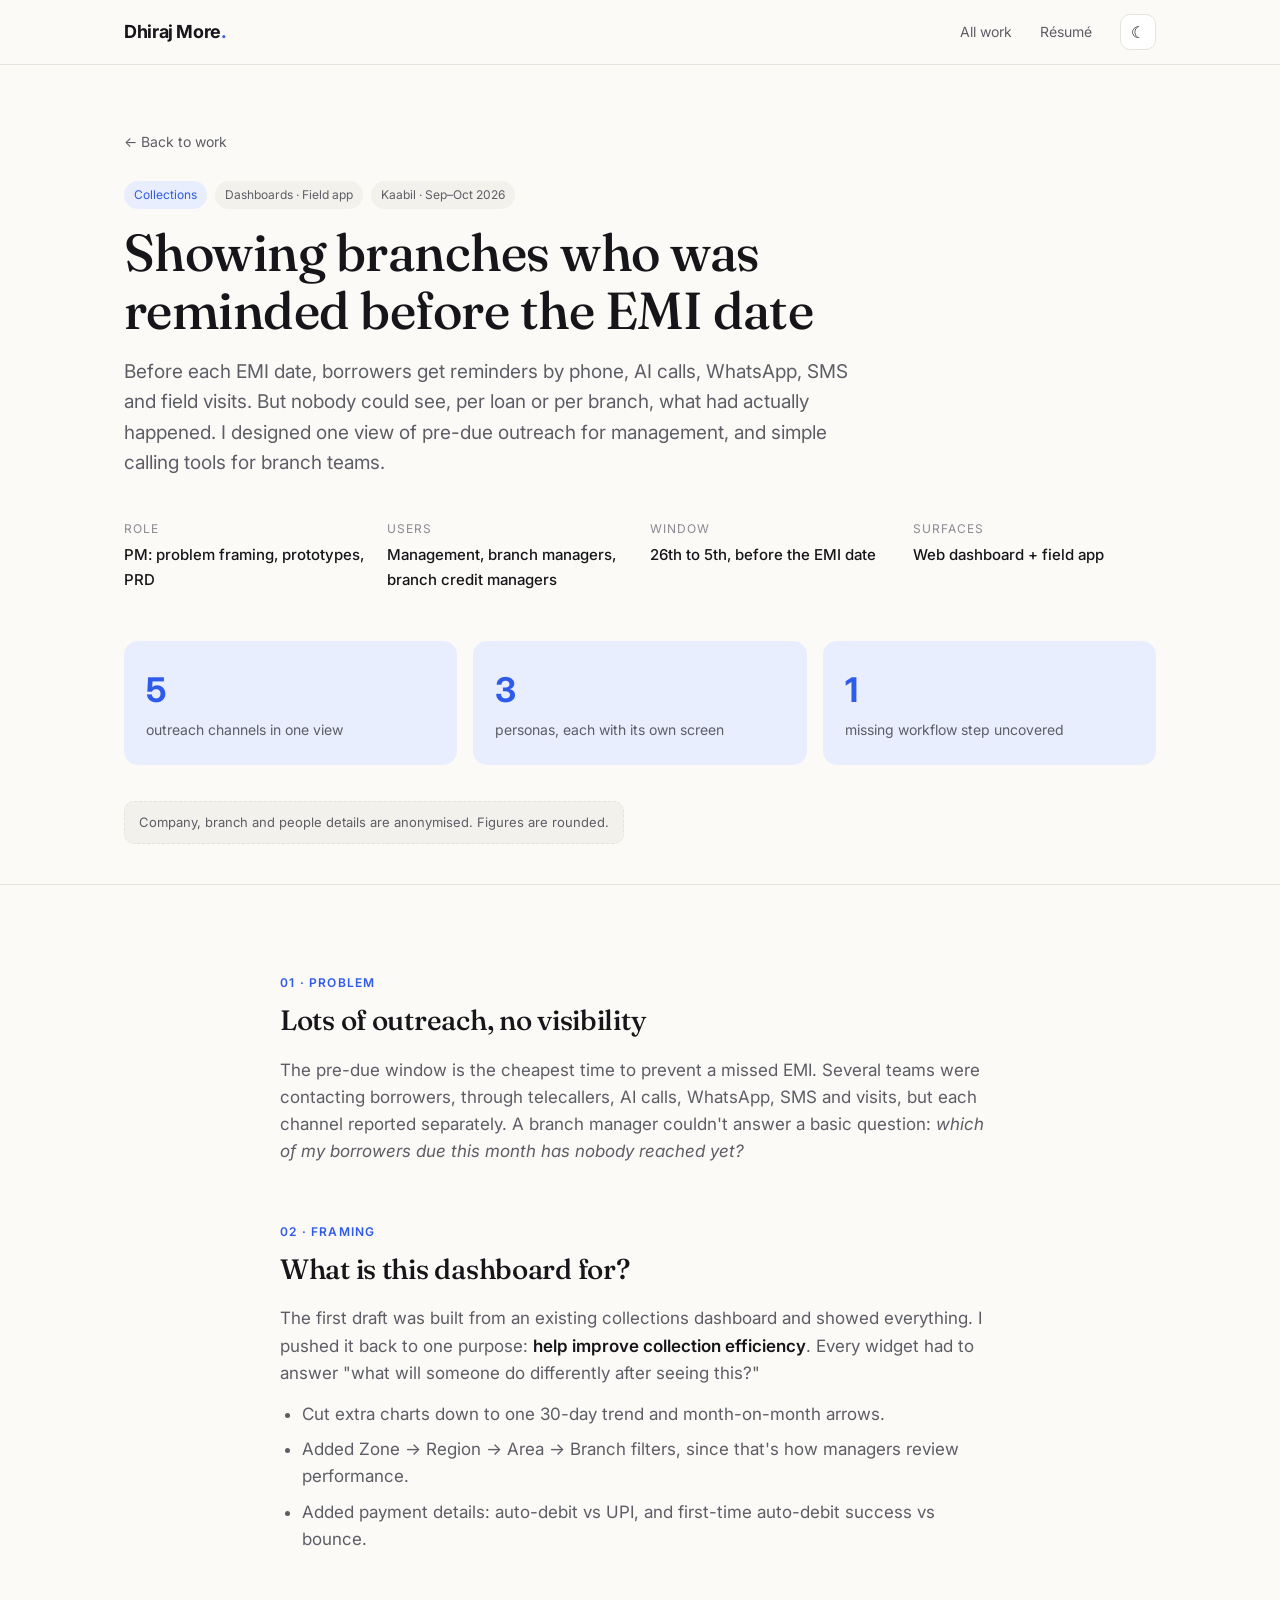
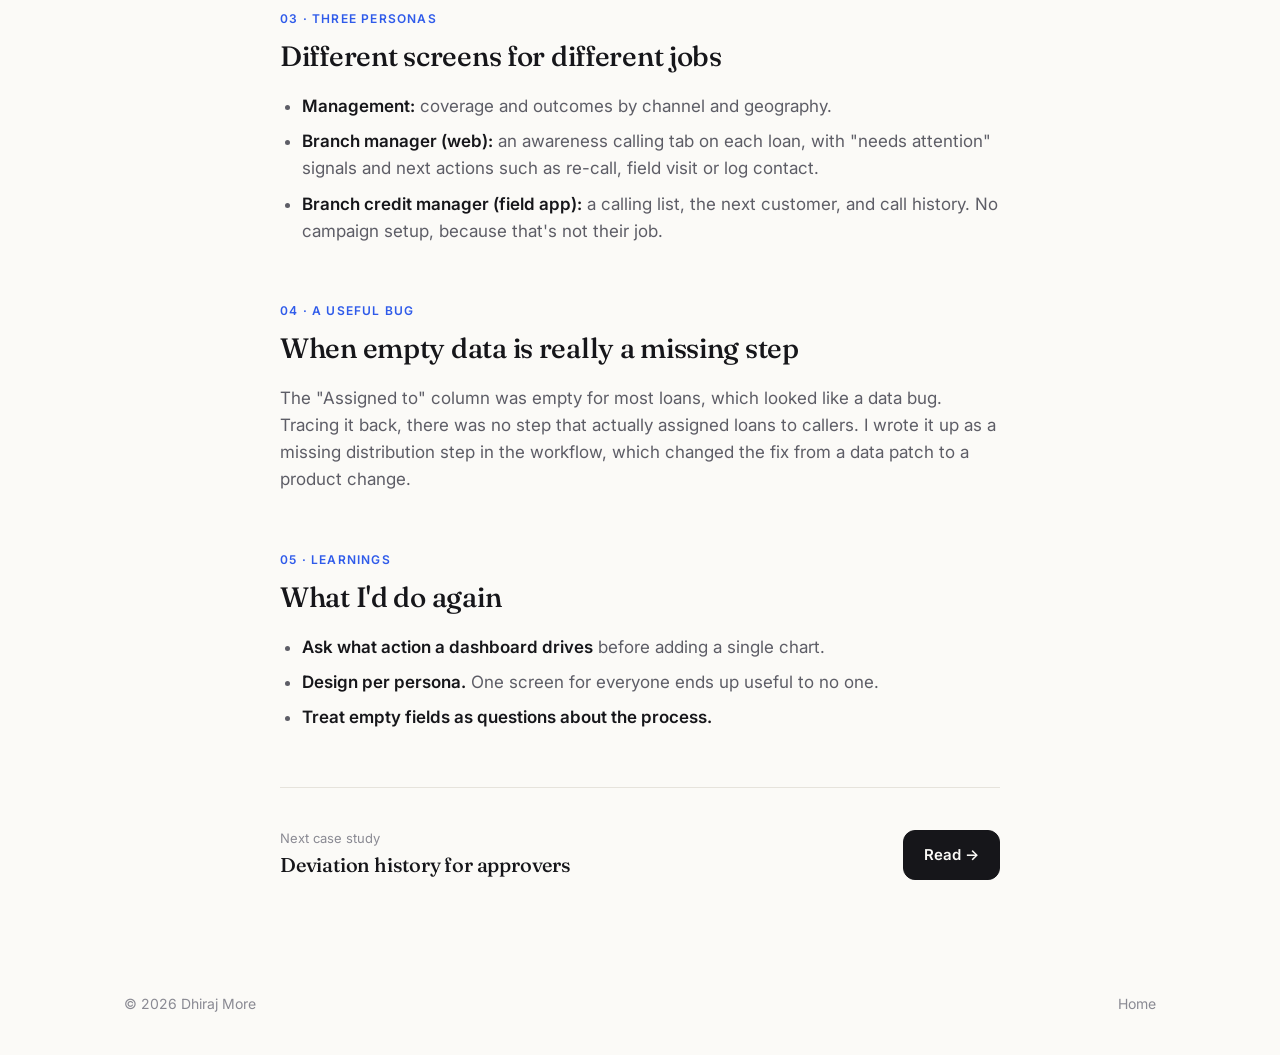
<file: work/collections-awareness.html>
<!doctype html>
<html lang="en">
<head>
  <meta charset="utf-8">
  <meta name="viewport" content="width=device-width, initial-scale=1">
  <title>Collections awareness — Dhiraj More</title>
  <meta name="description" content="Case study: a dashboard and calling tools showing branches which borrowers were reminded before the EMI date, across every channel.">
  <link rel="icon" href="data:image/svg+xml,<svg xmlns='http://www.w3.org/2000/svg' viewBox='0 0 64 64'><rect width='64' height='64' rx='14' fill='%232f5bea'/><text x='50%' y='54%' text-anchor='middle' dominant-baseline='middle' font-family='Arial' font-weight='700' font-size='28' fill='white'>DM</text></svg>">
  <link rel="preconnect" href="https://fonts.googleapis.com">
  <link rel="preconnect" href="https://fonts.gstatic.com" crossorigin>
  <link href="https://fonts.googleapis.com/css2?family=Fraunces:ital,opsz,wght@0,9..144,500;1,9..144,500&family=Inter:wght@400;500;600;700&display=swap" rel="stylesheet">
  <link rel="stylesheet" href="../styles.css">
</head>
<body>
<nav class="nav">
  <div class="wrap">
    <a href="../index.html" class="logo">Dhiraj More<span>.</span></a>
    <div class="nav-links">
      <a href="../index.html#work" class="keep">All work</a>
      <a href="../resume.html" class="keep">Résumé</a>
      <button class="theme-btn" aria-label="Toggle dark mode">☾</button>
    </div>
  </div>
</nav>

<header class="cs-hero">
  <div class="wrap">
    <a href="../index.html#work" class="back">← Back to work</a>
    <div class="tags" style="display:flex;gap:8px;flex-wrap:wrap"><span class="tag accent">Collections</span><span class="tag">Dashboards · Field app</span><span class="tag">Kaabil · Sep–Oct 2026</span></div>
    <h1 class="serif">Showing branches who was reminded before the EMI date</h1>
    <p class="lead">Before each EMI date, borrowers get reminders by phone, AI calls, WhatsApp, SMS and field visits. But nobody could see, per loan or per branch, what had actually happened. I designed one view of pre-due outreach for management, and simple calling tools for branch teams.</p>
    <div class="meta"><div><span>Role</span><b>PM: problem framing, prototypes, PRD</b></div><div><span>Users</span><b>Management, branch managers, branch credit managers</b></div><div><span>Window</span><b>26th to 5th, before the EMI date</b></div><div><span>Surfaces</span><b>Web dashboard + field app</b></div></div>
    <div class="impact"><div><b>5</b><span>outreach channels in one view</span></div><div><b>3</b><span>personas, each with its own screen</span></div><div><b>1</b><span>missing workflow step uncovered</span></div></div>
    <p class="note">Company, branch and people details are anonymised. Figures are rounded.</p>
  </div>
</header>

<article class="wrap">
  <div class="cs-body">
    <h2 class="serif"><small>01 · Problem</small>Lots of outreach, no visibility</h2>
    <p>The pre-due window is the cheapest time to prevent a missed EMI. Several teams were contacting borrowers, through telecallers, AI calls, WhatsApp, SMS and visits, but each channel reported separately. A branch manager couldn't answer a basic question: <em>which of my borrowers due this month has nobody reached yet?</em></p>
    <h2 class="serif"><small>02 · Framing</small>What is this dashboard for?</h2>
    <p>The first draft was built from an existing collections dashboard and showed everything. I pushed it back to one purpose: <strong>help improve collection efficiency</strong>. Every widget had to answer "what will someone do differently after seeing this?"</p>
    <ul>
      <li>Cut extra charts down to one 30-day trend and month-on-month arrows.</li>
      <li>Added Zone → Region → Area → Branch filters, since that's how managers review performance.</li>
      <li>Added payment details: auto-debit vs UPI, and first-time auto-debit success vs bounce.</li>
    </ul>
    <h2 class="serif"><small>03 · Three personas</small>Different screens for different jobs</h2>
    <ul>
      <li><strong>Management:</strong> coverage and outcomes by channel and geography.</li>
      <li><strong>Branch manager (web):</strong> an awareness calling tab on each loan, with "needs attention" signals and next actions such as re-call, field visit or log contact.</li>
      <li><strong>Branch credit manager (field app):</strong> a calling list, the next customer, and call history. No campaign setup, because that's not their job.</li>
    </ul>
    <h2 class="serif"><small>04 · A useful bug</small>When empty data is really a missing step</h2>
    <p>The "Assigned to" column was empty for most loans, which looked like a data bug. Tracing it back, there was no step that actually assigned loans to callers. I wrote it up as a missing distribution step in the workflow, which changed the fix from a data patch to a product change.</p>
    <h2 class="serif"><small>05 · Learnings</small>What I'd do again</h2>
    <ul>
      <li><strong>Ask what action a dashboard drives</strong> before adding a single chart.</li>
      <li><strong>Design per persona.</strong> One screen for everyone ends up useful to no one.</li>
      <li><strong>Treat empty fields as questions about the process.</strong></li>
    </ul>

    <div class="next-cs">
      <div><span>Next case study</span><b class="serif">Deviation history for approvers</b></div>
      <a href="deviation-history.html" class="btn primary">Read →</a>
    </div>
  </div>
</article>

<footer><div class="wrap"><span>© <span data-year></span> Dhiraj More</span><a href="../index.html">Home</a></div></footer>
<script src="../script.js"></script>
</body>
</html>
</file>
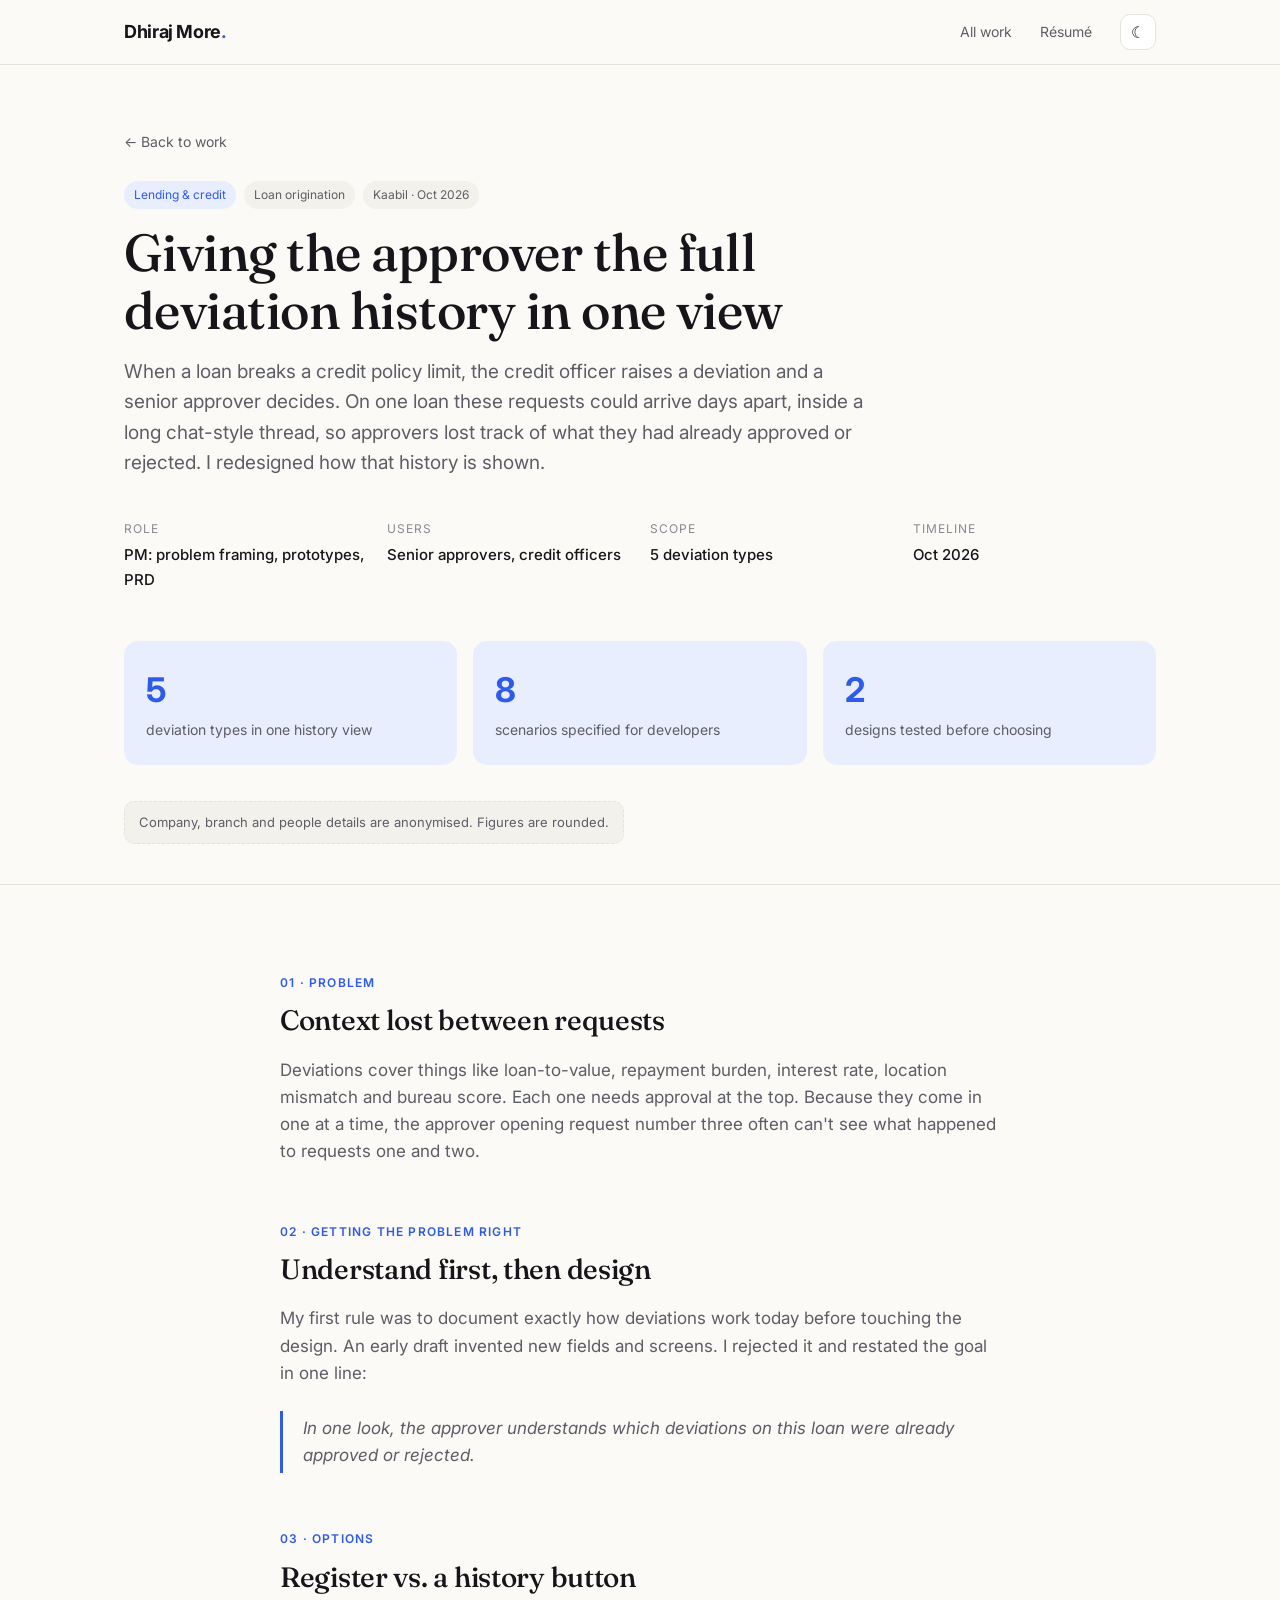
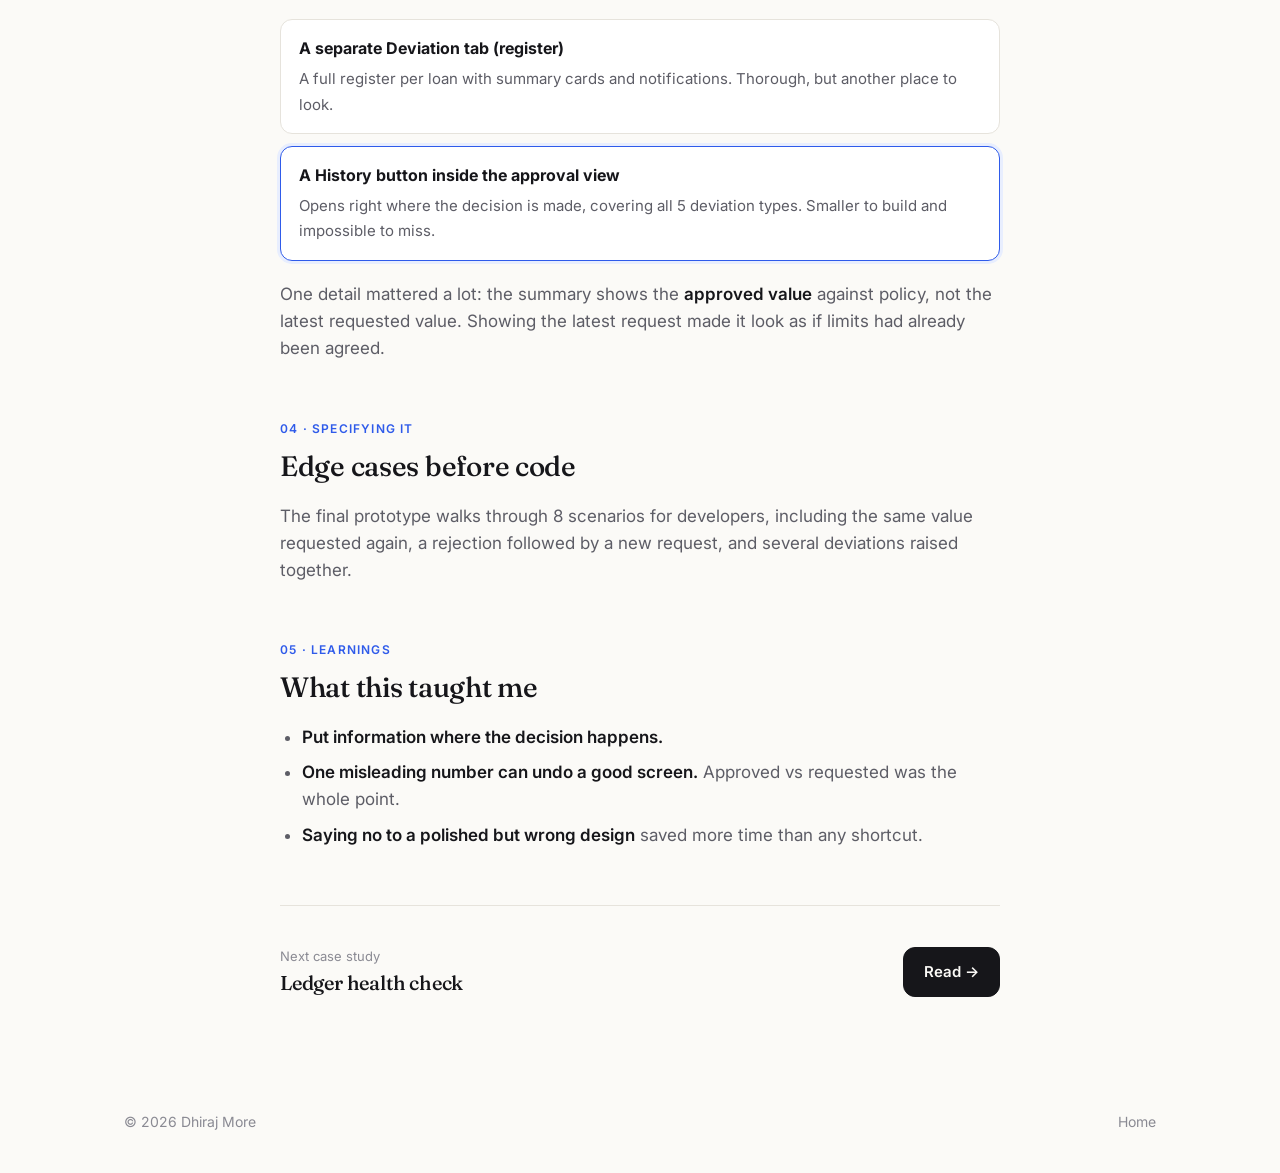
<file: work/deviation-history.html>
<!doctype html>
<html lang="en">
<head>
  <meta charset="utf-8">
  <meta name="viewport" content="width=device-width, initial-scale=1">
  <title>Deviation history for approvers — Dhiraj More</title>
  <meta name="description" content="Case study: redesigning the loan approval view so approvers see every past policy deviation on a loan in one place.">
  <link rel="icon" href="data:image/svg+xml,<svg xmlns='http://www.w3.org/2000/svg' viewBox='0 0 64 64'><rect width='64' height='64' rx='14' fill='%232f5bea'/><text x='50%' y='54%' text-anchor='middle' dominant-baseline='middle' font-family='Arial' font-weight='700' font-size='28' fill='white'>DM</text></svg>">
  <link rel="preconnect" href="https://fonts.googleapis.com">
  <link rel="preconnect" href="https://fonts.gstatic.com" crossorigin>
  <link href="https://fonts.googleapis.com/css2?family=Fraunces:ital,opsz,wght@0,9..144,500;1,9..144,500&family=Inter:wght@400;500;600;700&display=swap" rel="stylesheet">
  <link rel="stylesheet" href="../styles.css">
</head>
<body>
<nav class="nav">
  <div class="wrap">
    <a href="../index.html" class="logo">Dhiraj More<span>.</span></a>
    <div class="nav-links">
      <a href="../index.html#work" class="keep">All work</a>
      <a href="../resume.html" class="keep">Résumé</a>
      <button class="theme-btn" aria-label="Toggle dark mode">☾</button>
    </div>
  </div>
</nav>

<header class="cs-hero">
  <div class="wrap">
    <a href="../index.html#work" class="back">← Back to work</a>
    <div class="tags" style="display:flex;gap:8px;flex-wrap:wrap"><span class="tag accent">Lending &amp; credit</span><span class="tag">Loan origination</span><span class="tag">Kaabil · Oct 2026</span></div>
    <h1 class="serif">Giving the approver the full deviation history in one view</h1>
    <p class="lead">When a loan breaks a credit policy limit, the credit officer raises a deviation and a senior approver decides. On one loan these requests could arrive days apart, inside a long chat-style thread, so approvers lost track of what they had already approved or rejected. I redesigned how that history is shown.</p>
    <div class="meta"><div><span>Role</span><b>PM: problem framing, prototypes, PRD</b></div><div><span>Users</span><b>Senior approvers, credit officers</b></div><div><span>Scope</span><b>5 deviation types</b></div><div><span>Timeline</span><b>Oct 2026</b></div></div>
    <div class="impact"><div><b>5</b><span>deviation types in one history view</span></div><div><b>8</b><span>scenarios specified for developers</span></div><div><b>2</b><span>designs tested before choosing</span></div></div>
    <p class="note">Company, branch and people details are anonymised. Figures are rounded.</p>
  </div>
</header>

<article class="wrap">
  <div class="cs-body">
    <h2 class="serif"><small>01 · Problem</small>Context lost between requests</h2>
    <p>Deviations cover things like loan-to-value, repayment burden, interest rate, location mismatch and bureau score. Each one needs approval at the top. Because they come in one at a time, the approver opening request number three often can't see what happened to requests one and two.</p>
    <h2 class="serif"><small>02 · Getting the problem right</small>Understand first, then design</h2>
    <p>My first rule was to document exactly how deviations work today before touching the design. An early draft invented new fields and screens. I rejected it and restated the goal in one line:</p>
    <p class="quote">In one look, the approver understands which deviations on this loan were already approved or rejected.</p>
    <h2 class="serif"><small>03 · Options</small>Register vs. a history button</h2>
    <div class="options">
      <div class="option"><b>A separate Deviation tab (register)</b><span>A full register per loan with summary cards and notifications. Thorough, but another place to look.</span></div>
      <div class="option chosen"><b>A History button inside the approval view</b><span>Opens right where the decision is made, covering all 5 deviation types. Smaller to build and impossible to miss.</span></div>
    </div>
    <p>One detail mattered a lot: the summary shows the <strong>approved value</strong> against policy, not the latest requested value. Showing the latest request made it look as if limits had already been agreed.</p>
    <h2 class="serif"><small>04 · Specifying it</small>Edge cases before code</h2>
    <p>The final prototype walks through 8 scenarios for developers, including the same value requested again, a rejection followed by a new request, and several deviations raised together.</p>
    <h2 class="serif"><small>05 · Learnings</small>What this taught me</h2>
    <ul>
      <li><strong>Put information where the decision happens.</strong></li>
      <li><strong>One misleading number can undo a good screen.</strong> Approved vs requested was the whole point.</li>
      <li><strong>Saying no to a polished but wrong design</strong> saved more time than any shortcut.</li>
    </ul>

    <div class="next-cs">
      <div><span>Next case study</span><b class="serif">Ledger health check</b></div>
      <a href="ledger-health-check.html" class="btn primary">Read →</a>
    </div>
  </div>
</article>

<footer><div class="wrap"><span>© <span data-year></span> Dhiraj More</span><a href="../index.html">Home</a></div></footer>
<script src="../script.js"></script>
</body>
</html>
</file>
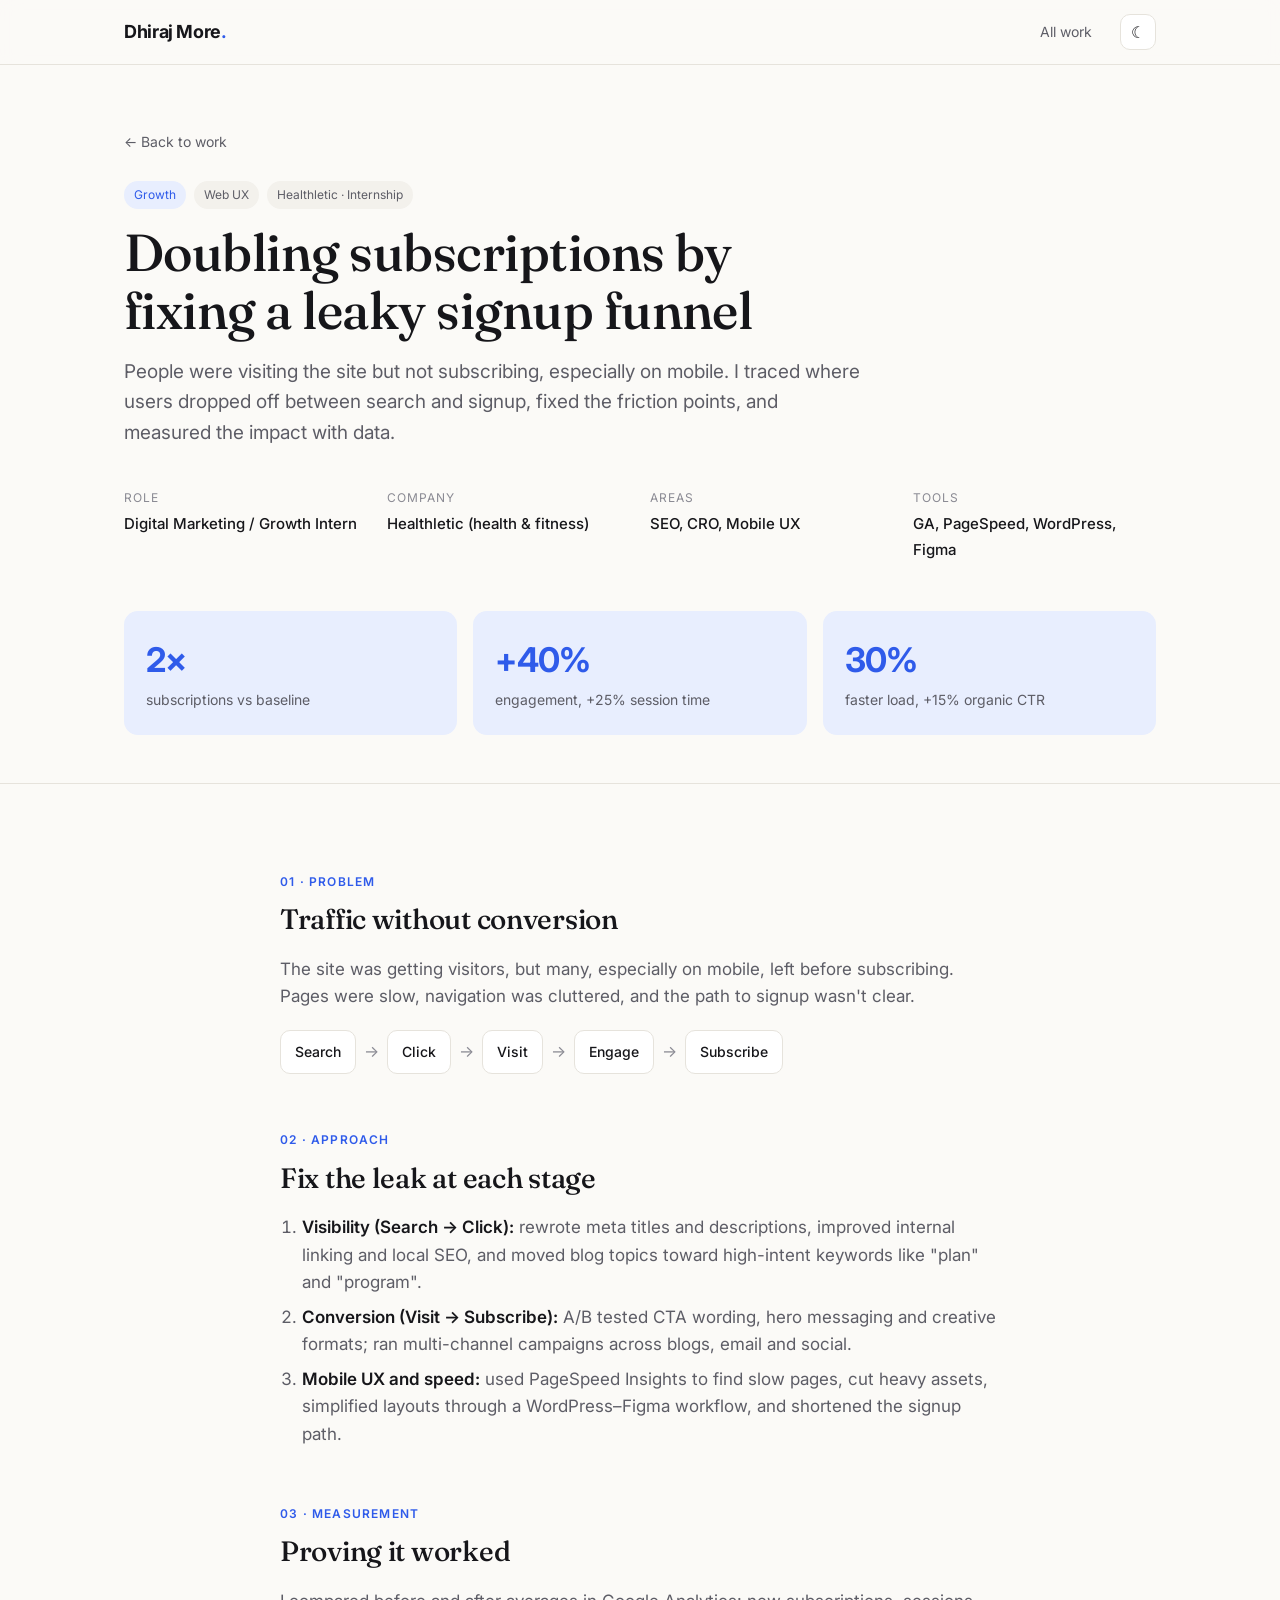
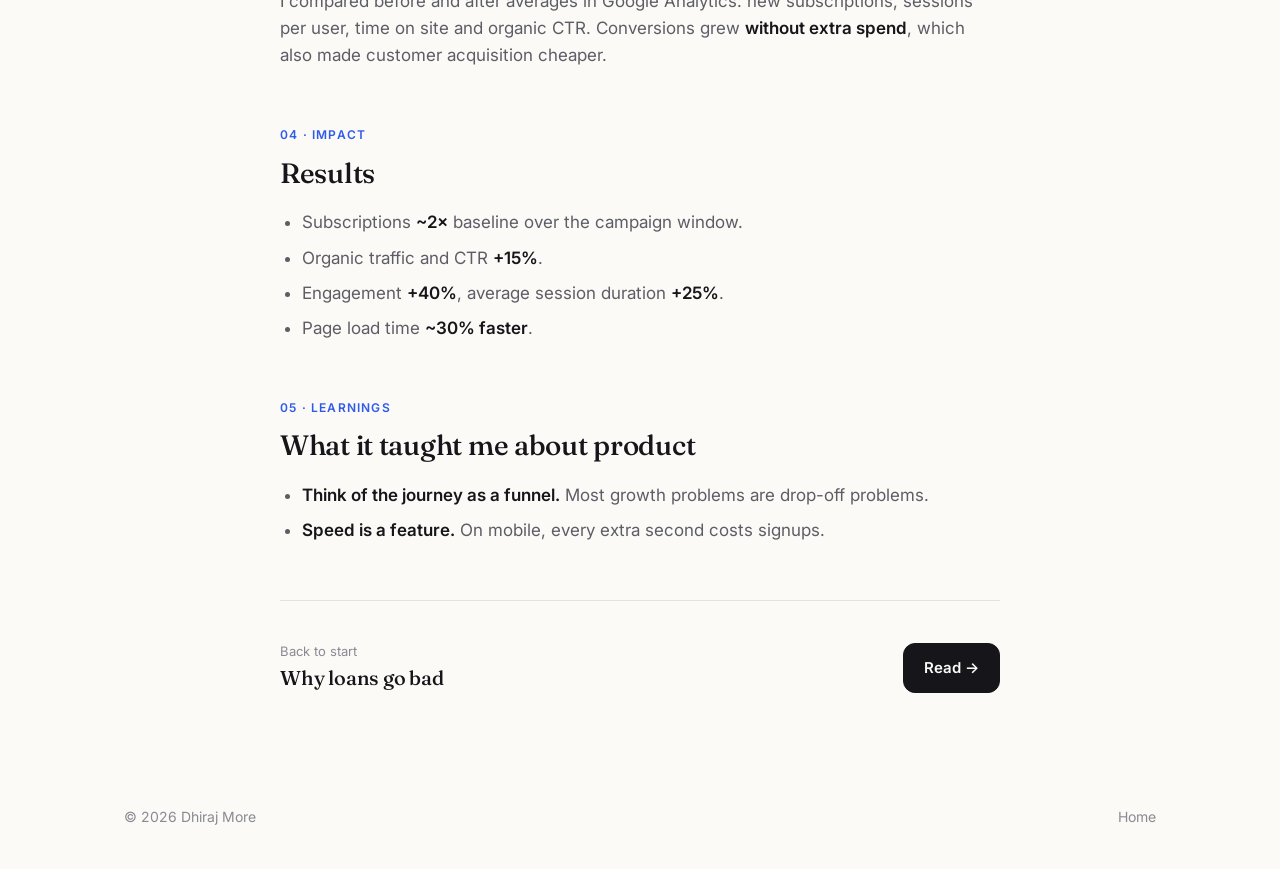
<file: work/healthletic-growth.html>
<!doctype html>
<html lang="en">
<head>
  <meta charset="utf-8">
  <meta name="viewport" content="width=device-width, initial-scale=1">
  <title>Healthletic Growth — Dhiraj More</title>
  <meta name="description" content="Case study: fixing a leaky search-to-signup funnel to double subscriptions at a health startup.">
  <link rel="icon" href="data:image/svg+xml,<svg xmlns='http://www.w3.org/2000/svg' viewBox='0 0 64 64'><rect width='64' height='64' rx='14' fill='%232f5bea'/><text x='50%' y='54%' text-anchor='middle' dominant-baseline='middle' font-family='Arial' font-weight='700' font-size='28' fill='white'>DM</text></svg>">
  <link rel="preconnect" href="https://fonts.googleapis.com">
  <link rel="preconnect" href="https://fonts.gstatic.com" crossorigin>
  <link href="https://fonts.googleapis.com/css2?family=Fraunces:ital,opsz,wght@0,9..144,500;1,9..144,500&family=Inter:wght@400;500;600;700&display=swap" rel="stylesheet">
  <link rel="stylesheet" href="../styles.css">
</head>
<body>
<nav class="nav">
  <div class="wrap">
    <a href="../index.html" class="logo">Dhiraj More<span>.</span></a>
    <div class="nav-links">
      <a href="../index.html#work" class="keep">All work</a>
      <button class="theme-btn" aria-label="Toggle dark mode">☾</button>
    </div>
  </div>
</nav>

<header class="cs-hero">
  <div class="wrap">
    <a href="../index.html#work" class="back">← Back to work</a>
    <div class="tags" style="display:flex;gap:8px;flex-wrap:wrap"><span class="tag accent">Growth</span><span class="tag">Web UX</span><span class="tag">Healthletic · Internship</span></div>
    <h1 class="serif">Doubling subscriptions by fixing a leaky signup funnel</h1>
    <p class="lead">People were visiting the site but not subscribing, especially on mobile. I traced where users dropped off between search and signup, fixed the friction points, and measured the impact with data.</p>
    <div class="meta">
      <div><span>Role</span><b>Digital Marketing / Growth Intern</b></div>
      <div><span>Company</span><b>Healthletic (health & fitness)</b></div>
      <div><span>Areas</span><b>SEO, CRO, Mobile UX</b></div>
      <div><span>Tools</span><b>GA, PageSpeed, WordPress, Figma</b></div>
    </div>
    <div class="impact">
      <div><b>2×</b><span>subscriptions vs baseline</span></div>
      <div><b>+40%</b><span>engagement, +25% session time</span></div>
      <div><b>30%</b><span>faster load, +15% organic CTR</span></div>
    </div>
  </div>
</header>

<article class="wrap">
  <div class="cs-body">
    <h2 class="serif"><small>01 · Problem</small>Traffic without conversion</h2>
    <p>The site was getting visitors, but many, especially on mobile, left before subscribing. Pages were slow, navigation was cluttered, and the path to signup wasn't clear.</p>
    <div class="flow"><div>Search</div><i>→</i><div>Click</div><i>→</i><div>Visit</div><i>→</i><div>Engage</div><i>→</i><div>Subscribe</div></div>

    <h2 class="serif"><small>02 · Approach</small>Fix the leak at each stage</h2>
    <ol>
      <li><strong>Visibility (Search → Click):</strong> rewrote meta titles and descriptions, improved internal linking and local SEO, and moved blog topics toward high-intent keywords like "plan" and "program".</li>
      <li><strong>Conversion (Visit → Subscribe):</strong> A/B tested CTA wording, hero messaging and creative formats; ran multi-channel campaigns across blogs, email and social.</li>
      <li><strong>Mobile UX and speed:</strong> used PageSpeed Insights to find slow pages, cut heavy assets, simplified layouts through a WordPress–Figma workflow, and shortened the signup path.</li>
    </ol>

    <h2 class="serif"><small>03 · Measurement</small>Proving it worked</h2>
    <p>I compared before and after averages in Google Analytics: new subscriptions, sessions per user, time on site and organic CTR. Conversions grew <strong>without extra spend</strong>, which also made customer acquisition cheaper.</p>

    <h2 class="serif"><small>04 · Impact</small>Results</h2>
    <ul>
      <li>Subscriptions <strong>~2×</strong> baseline over the campaign window.</li>
      <li>Organic traffic and CTR <strong>+15%</strong>.</li>
      <li>Engagement <strong>+40%</strong>, average session duration <strong>+25%</strong>.</li>
      <li>Page load time <strong>~30% faster</strong>.</li>
    </ul>

    <h2 class="serif"><small>05 · Learnings</small>What it taught me about product</h2>
    <ul>
      <li><strong>Think of the journey as a funnel.</strong> Most growth problems are drop-off problems.</li>
      <li><strong>Speed is a feature.</strong> On mobile, every extra second costs signups.</li>
    </ul>

    <div class="next-cs">
      <div><span>Back to start</span><b class="serif">Why loans go bad</b></div>
      <a href="why-loans-go-bad.html" class="btn primary">Read →</a>
    </div>
  </div>
</article>

<footer><div class="wrap"><span>© <span data-year></span> Dhiraj More</span><a href="../index.html">Home</a></div></footer>
<script src="../script.js"></script>
</body>
</html>
</file>
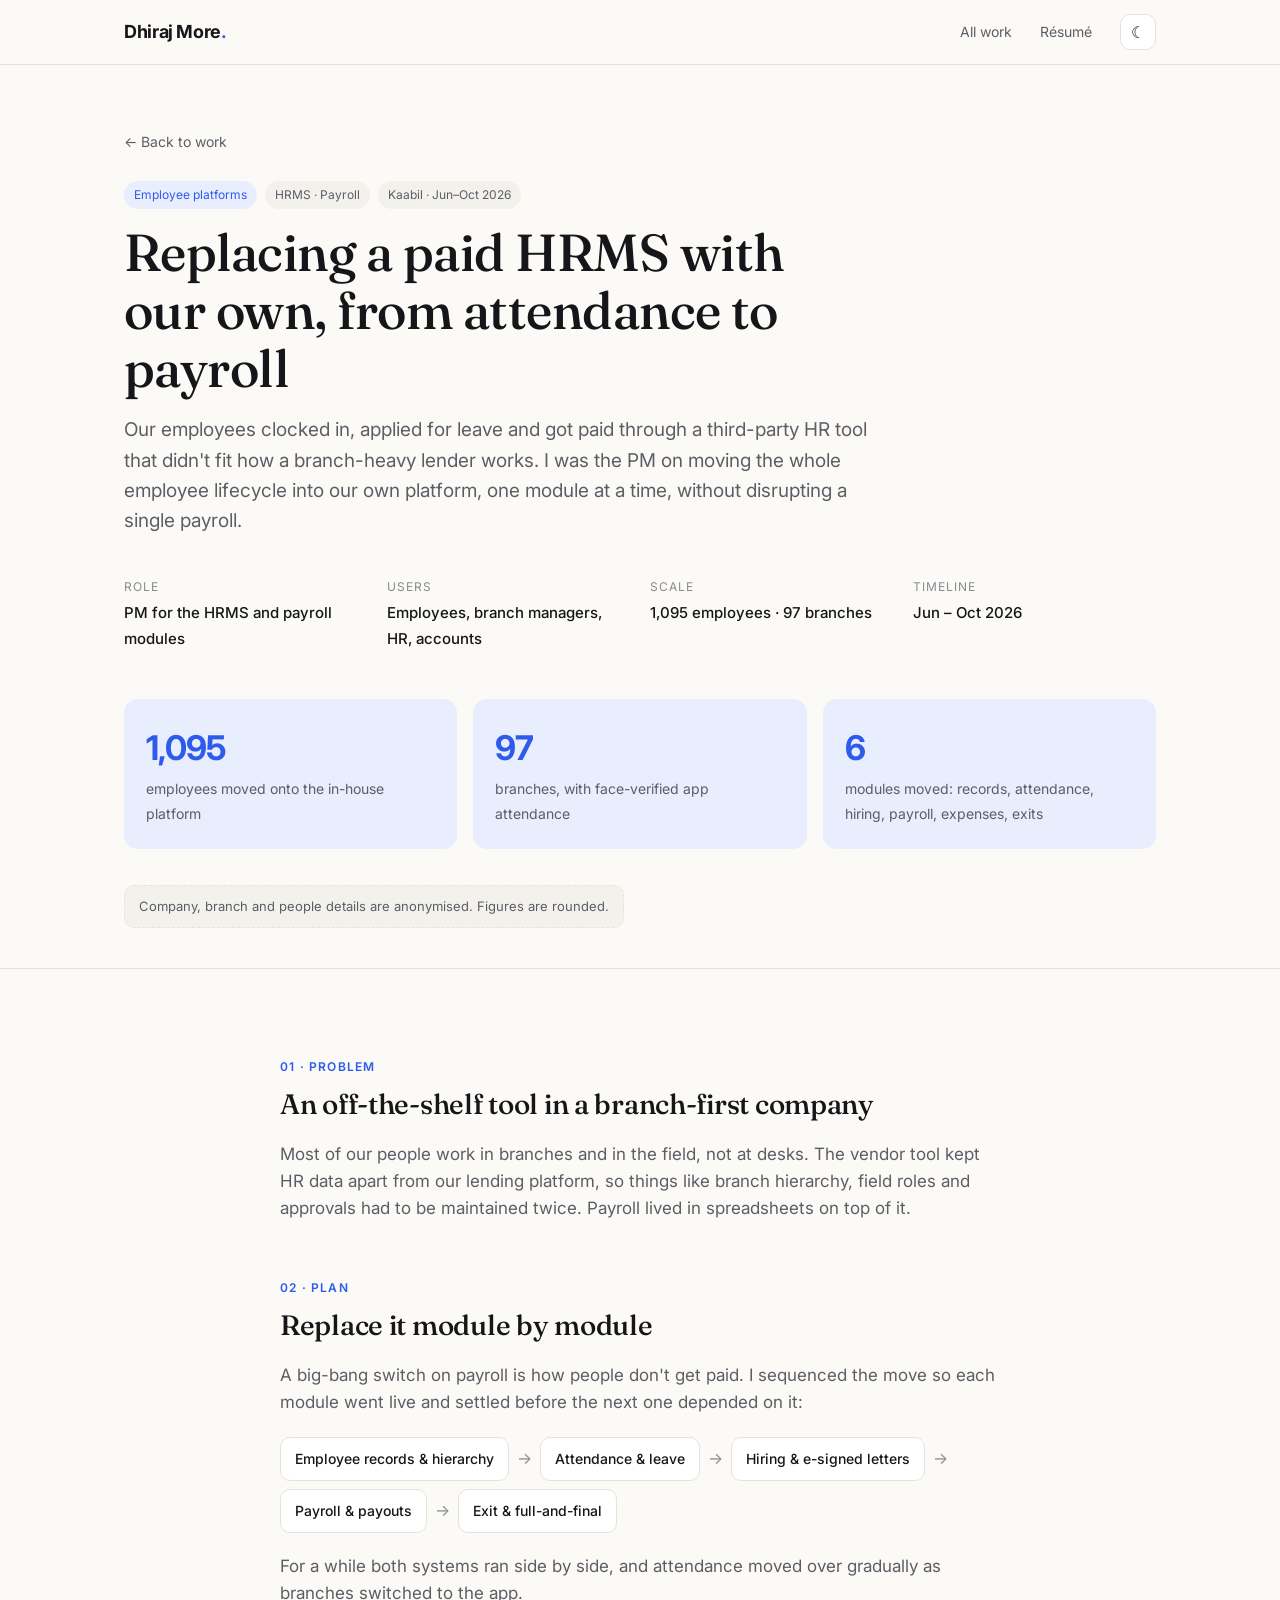
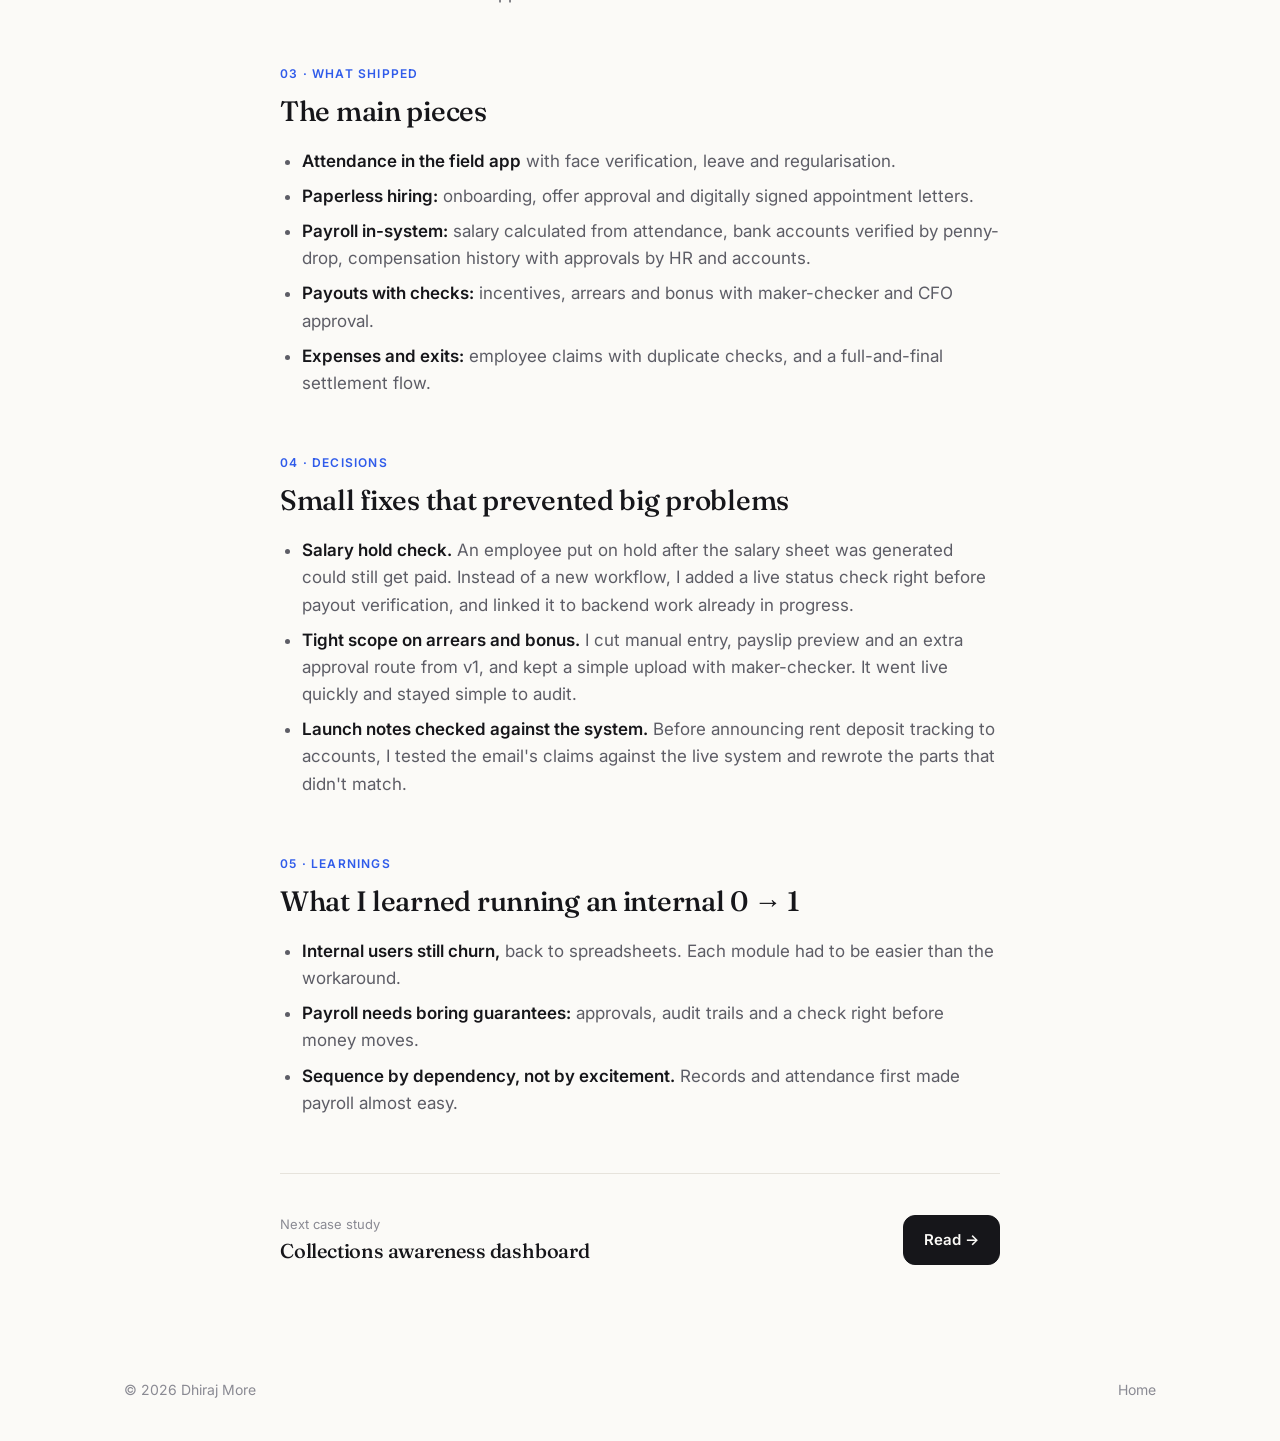
<file: work/in-house-hrms.html>
<!doctype html>
<html lang="en">
<head>
  <meta charset="utf-8">
  <meta name="viewport" content="width=device-width, initial-scale=1">
  <title>In-house HRMS — Dhiraj More</title>
  <meta name="description" content="Case study: replacing a third-party HRMS with an in-house platform for attendance, hiring, payroll, expenses and exits.">
  <link rel="icon" href="data:image/svg+xml,<svg xmlns='http://www.w3.org/2000/svg' viewBox='0 0 64 64'><rect width='64' height='64' rx='14' fill='%232f5bea'/><text x='50%' y='54%' text-anchor='middle' dominant-baseline='middle' font-family='Arial' font-weight='700' font-size='28' fill='white'>DM</text></svg>">
  <link rel="preconnect" href="https://fonts.googleapis.com">
  <link rel="preconnect" href="https://fonts.gstatic.com" crossorigin>
  <link href="https://fonts.googleapis.com/css2?family=Fraunces:ital,opsz,wght@0,9..144,500;1,9..144,500&family=Inter:wght@400;500;600;700&display=swap" rel="stylesheet">
  <link rel="stylesheet" href="../styles.css">
</head>
<body>
<nav class="nav">
  <div class="wrap">
    <a href="../index.html" class="logo">Dhiraj More<span>.</span></a>
    <div class="nav-links">
      <a href="../index.html#work" class="keep">All work</a>
      <a href="../resume.html" class="keep">Résumé</a>
      <button class="theme-btn" aria-label="Toggle dark mode">☾</button>
    </div>
  </div>
</nav>

<header class="cs-hero">
  <div class="wrap">
    <a href="../index.html#work" class="back">← Back to work</a>
    <div class="tags" style="display:flex;gap:8px;flex-wrap:wrap"><span class="tag accent">Employee platforms</span><span class="tag">HRMS · Payroll</span><span class="tag">Kaabil · Jun–Oct 2026</span></div>
    <h1 class="serif">Replacing a paid HRMS with our own, from attendance to payroll</h1>
    <p class="lead">Our employees clocked in, applied for leave and got paid through a third-party HR tool that didn't fit how a branch-heavy lender works. I was the PM on moving the whole employee lifecycle into our own platform, one module at a time, without disrupting a single payroll.</p>
    <div class="meta"><div><span>Role</span><b>PM for the HRMS and payroll modules</b></div><div><span>Users</span><b>Employees, branch managers, HR, accounts</b></div><div><span>Scale</span><b>1,095 employees · 97 branches</b></div><div><span>Timeline</span><b>Jun – Oct 2026</b></div></div>
    <div class="impact"><div><b>1,095</b><span>employees moved onto the in-house platform</span></div><div><b>97</b><span>branches, with face-verified app attendance</span></div><div><b>6</b><span>modules moved: records, attendance, hiring, payroll, expenses, exits</span></div></div>
    <p class="note">Company, branch and people details are anonymised. Figures are rounded.</p>
  </div>
</header>

<article class="wrap">
  <div class="cs-body">
    <h2 class="serif"><small>01 · Problem</small>An off-the-shelf tool in a branch-first company</h2>
    <p>Most of our people work in branches and in the field, not at desks. The vendor tool kept HR data apart from our lending platform, so things like branch hierarchy, field roles and approvals had to be maintained twice. Payroll lived in spreadsheets on top of it.</p>
    <h2 class="serif"><small>02 · Plan</small>Replace it module by module</h2>
    <p>A big-bang switch on payroll is how people don't get paid. I sequenced the move so each module went live and settled before the next one depended on it:</p>
    <div class="flow"><div>Employee records &amp; hierarchy</div><i>→</i><div>Attendance &amp; leave</div><i>→</i><div>Hiring &amp; e-signed letters</div><i>→</i><div>Payroll &amp; payouts</div><i>→</i><div>Exit &amp; full-and-final</div></div>
    <p>For a while both systems ran side by side, and attendance moved over gradually as branches switched to the app.</p>
    <h2 class="serif"><small>03 · What shipped</small>The main pieces</h2>
    <ul>
      <li><strong>Attendance in the field app</strong> with face verification, leave and regularisation.</li>
      <li><strong>Paperless hiring:</strong> onboarding, offer approval and digitally signed appointment letters.</li>
      <li><strong>Payroll in-system:</strong> salary calculated from attendance, bank accounts verified by penny-drop, compensation history with approvals by HR and accounts.</li>
      <li><strong>Payouts with checks:</strong> incentives, arrears and bonus with maker-checker and CFO approval.</li>
      <li><strong>Expenses and exits:</strong> employee claims with duplicate checks, and a full-and-final settlement flow.</li>
    </ul>
    <h2 class="serif"><small>04 · Decisions</small>Small fixes that prevented big problems</h2>
    <ul>
      <li><strong>Salary hold check.</strong> An employee put on hold after the salary sheet was generated could still get paid. Instead of a new workflow, I added a live status check right before payout verification, and linked it to backend work already in progress.</li>
      <li><strong>Tight scope on arrears and bonus.</strong> I cut manual entry, payslip preview and an extra approval route from v1, and kept a simple upload with maker-checker. It went live quickly and stayed simple to audit.</li>
      <li><strong>Launch notes checked against the system.</strong> Before announcing rent deposit tracking to accounts, I tested the email's claims against the live system and rewrote the parts that didn't match.</li>
    </ul>
    <h2 class="serif"><small>05 · Learnings</small>What I learned running an internal 0 → 1</h2>
    <ul>
      <li><strong>Internal users still churn,</strong> back to spreadsheets. Each module had to be easier than the workaround.</li>
      <li><strong>Payroll needs boring guarantees:</strong> approvals, audit trails and a check right before money moves.</li>
      <li><strong>Sequence by dependency, not by excitement.</strong> Records and attendance first made payroll almost easy.</li>
    </ul>

    <div class="next-cs">
      <div><span>Next case study</span><b class="serif">Collections awareness dashboard</b></div>
      <a href="collections-awareness.html" class="btn primary">Read →</a>
    </div>
  </div>
</article>

<footer><div class="wrap"><span>© <span data-year></span> Dhiraj More</span><a href="../index.html">Home</a></div></footer>
<script src="../script.js"></script>
</body>
</html>
</file>
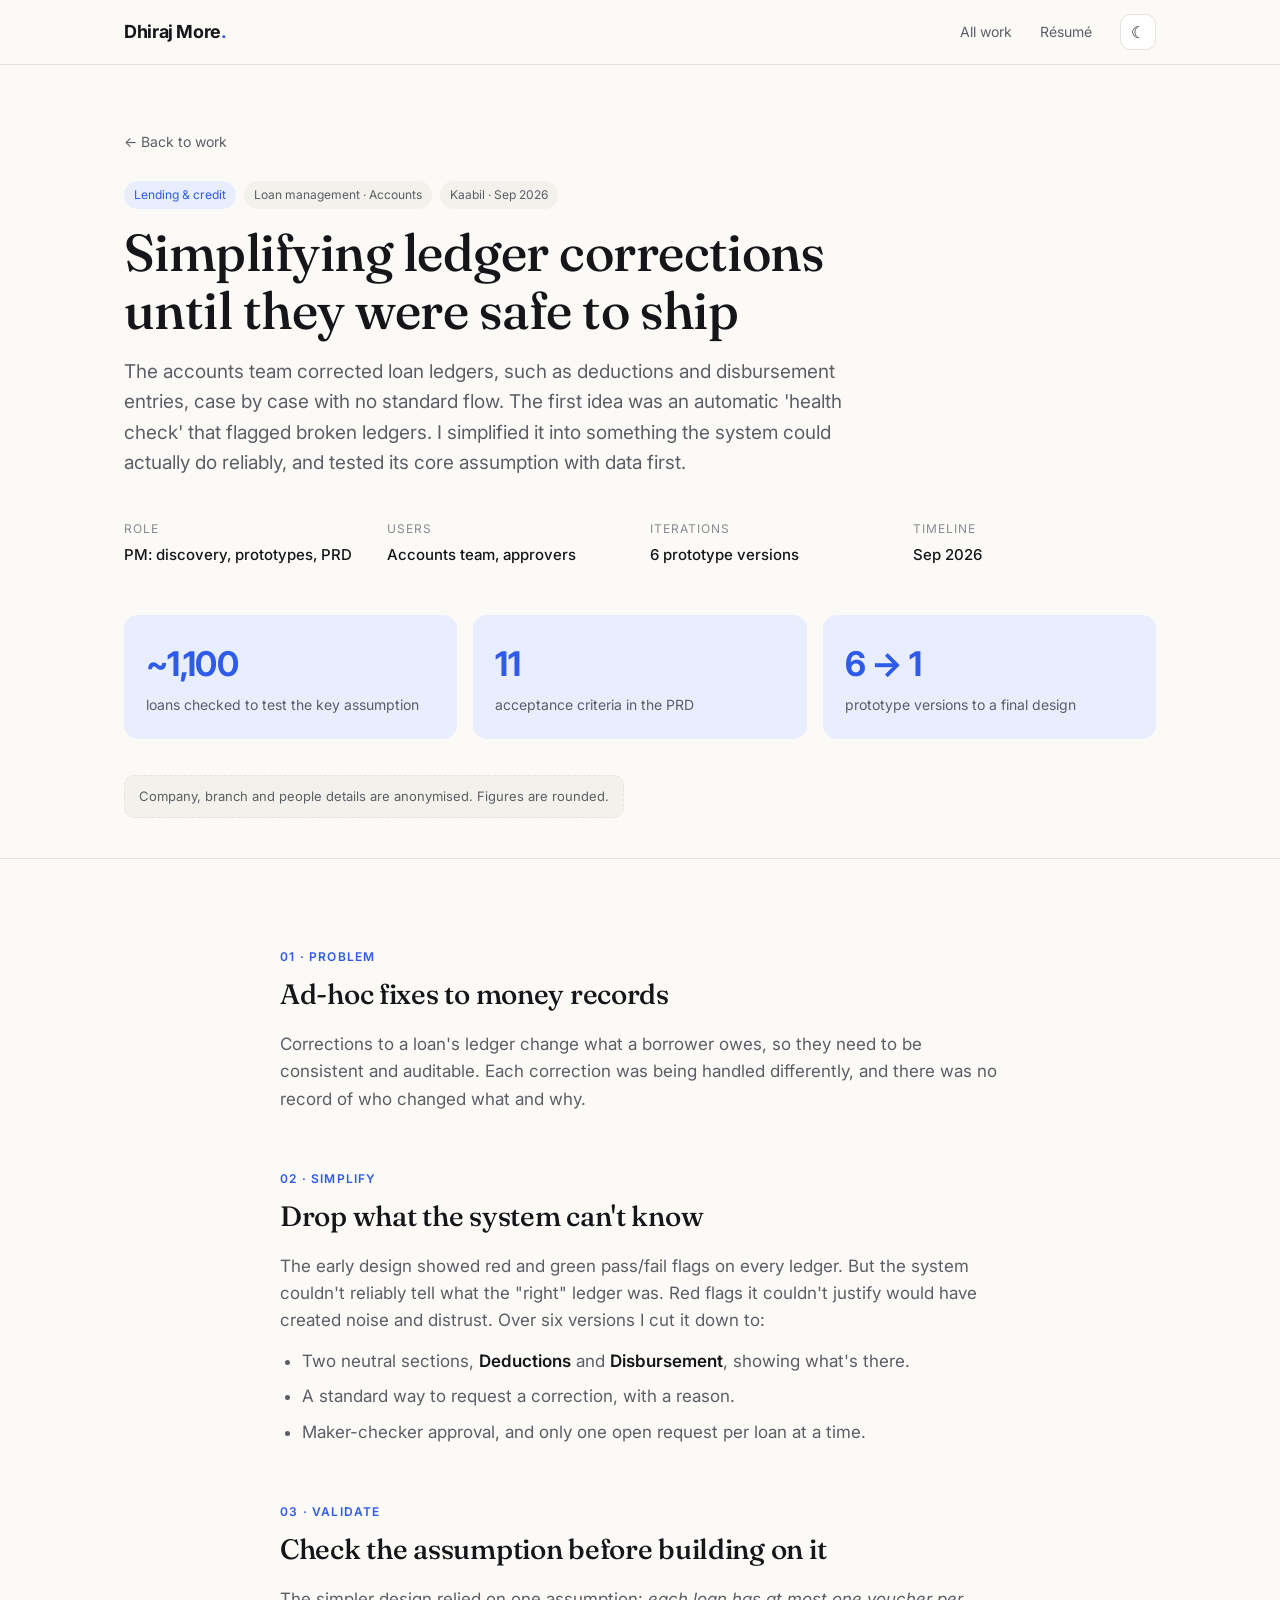
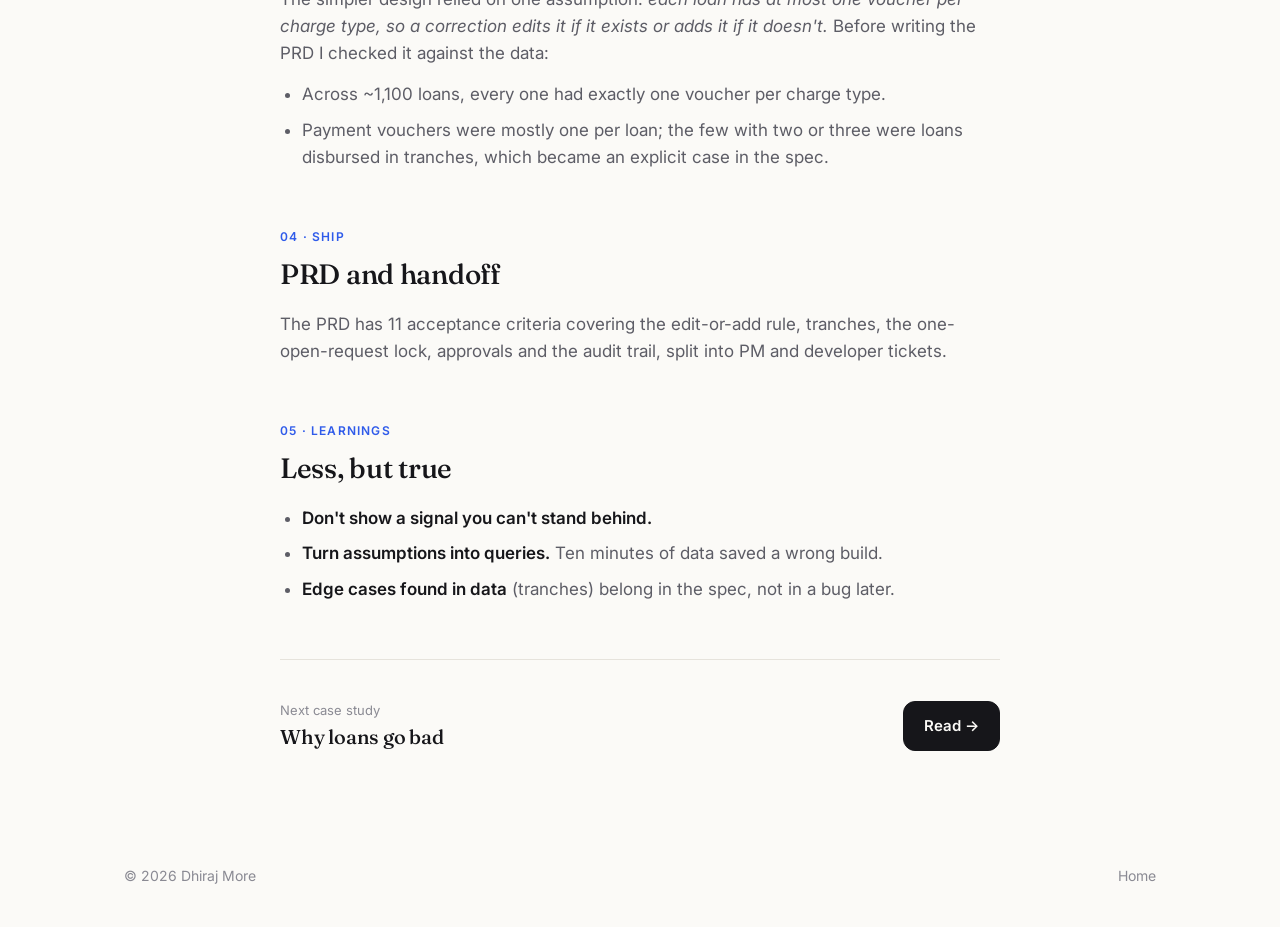
<file: work/ledger-health-check.html>
<!doctype html>
<html lang="en">
<head>
  <meta charset="utf-8">
  <meta name="viewport" content="width=device-width, initial-scale=1">
  <title>Ledger health check — Dhiraj More</title>
  <meta name="description" content="Case study: simplifying a loan ledger correction tool and validating its core assumption with data before building.">
  <link rel="icon" href="data:image/svg+xml,<svg xmlns='http://www.w3.org/2000/svg' viewBox='0 0 64 64'><rect width='64' height='64' rx='14' fill='%232f5bea'/><text x='50%' y='54%' text-anchor='middle' dominant-baseline='middle' font-family='Arial' font-weight='700' font-size='28' fill='white'>DM</text></svg>">
  <link rel="preconnect" href="https://fonts.googleapis.com">
  <link rel="preconnect" href="https://fonts.gstatic.com" crossorigin>
  <link href="https://fonts.googleapis.com/css2?family=Fraunces:ital,opsz,wght@0,9..144,500;1,9..144,500&family=Inter:wght@400;500;600;700&display=swap" rel="stylesheet">
  <link rel="stylesheet" href="../styles.css">
</head>
<body>
<nav class="nav">
  <div class="wrap">
    <a href="../index.html" class="logo">Dhiraj More<span>.</span></a>
    <div class="nav-links">
      <a href="../index.html#work" class="keep">All work</a>
      <a href="../resume.html" class="keep">Résumé</a>
      <button class="theme-btn" aria-label="Toggle dark mode">☾</button>
    </div>
  </div>
</nav>

<header class="cs-hero">
  <div class="wrap">
    <a href="../index.html#work" class="back">← Back to work</a>
    <div class="tags" style="display:flex;gap:8px;flex-wrap:wrap"><span class="tag accent">Lending &amp; credit</span><span class="tag">Loan management · Accounts</span><span class="tag">Kaabil · Sep 2026</span></div>
    <h1 class="serif">Simplifying ledger corrections until they were safe to ship</h1>
    <p class="lead">The accounts team corrected loan ledgers, such as deductions and disbursement entries, case by case with no standard flow. The first idea was an automatic 'health check' that flagged broken ledgers. I simplified it into something the system could actually do reliably, and tested its core assumption with data first.</p>
    <div class="meta"><div><span>Role</span><b>PM: discovery, prototypes, PRD</b></div><div><span>Users</span><b>Accounts team, approvers</b></div><div><span>Iterations</span><b>6 prototype versions</b></div><div><span>Timeline</span><b>Sep 2026</b></div></div>
    <div class="impact"><div><b>~1,100</b><span>loans checked to test the key assumption</span></div><div><b>11</b><span>acceptance criteria in the PRD</span></div><div><b>6 → 1</b><span>prototype versions to a final design</span></div></div>
    <p class="note">Company, branch and people details are anonymised. Figures are rounded.</p>
  </div>
</header>

<article class="wrap">
  <div class="cs-body">
    <h2 class="serif"><small>01 · Problem</small>Ad-hoc fixes to money records</h2>
    <p>Corrections to a loan's ledger change what a borrower owes, so they need to be consistent and auditable. Each correction was being handled differently, and there was no record of who changed what and why.</p>
    <h2 class="serif"><small>02 · Simplify</small>Drop what the system can't know</h2>
    <p>The early design showed red and green pass/fail flags on every ledger. But the system couldn't reliably tell what the "right" ledger was. Red flags it couldn't justify would have created noise and distrust. Over six versions I cut it down to:</p>
    <ul>
      <li>Two neutral sections, <strong>Deductions</strong> and <strong>Disbursement</strong>, showing what's there.</li>
      <li>A standard way to request a correction, with a reason.</li>
      <li>Maker-checker approval, and only one open request per loan at a time.</li>
    </ul>
    <h2 class="serif"><small>03 · Validate</small>Check the assumption before building on it</h2>
    <p>The simpler design relied on one assumption: <em>each loan has at most one voucher per charge type, so a correction edits it if it exists or adds it if it doesn't.</em> Before writing the PRD I checked it against the data:</p>
    <ul>
      <li>Across ~1,100 loans, every one had exactly one voucher per charge type.</li>
      <li>Payment vouchers were mostly one per loan; the few with two or three were loans disbursed in tranches, which became an explicit case in the spec.</li>
    </ul>
    <h2 class="serif"><small>04 · Ship</small>PRD and handoff</h2>
    <p>The PRD has 11 acceptance criteria covering the edit-or-add rule, tranches, the one-open-request lock, approvals and the audit trail, split into PM and developer tickets.</p>
    <h2 class="serif"><small>05 · Learnings</small>Less, but true</h2>
    <ul>
      <li><strong>Don't show a signal you can't stand behind.</strong></li>
      <li><strong>Turn assumptions into queries.</strong> Ten minutes of data saved a wrong build.</li>
      <li><strong>Edge cases found in data</strong> (tranches) belong in the spec, not in a bug later.</li>
    </ul>

    <div class="next-cs">
      <div><span>Next case study</span><b class="serif">Why loans go bad</b></div>
      <a href="why-loans-go-bad.html" class="btn primary">Read →</a>
    </div>
  </div>
</article>

<footer><div class="wrap"><span>© <span data-year></span> Dhiraj More</span><a href="../index.html">Home</a></div></footer>
<script src="../script.js"></script>
</body>
</html>
</file>
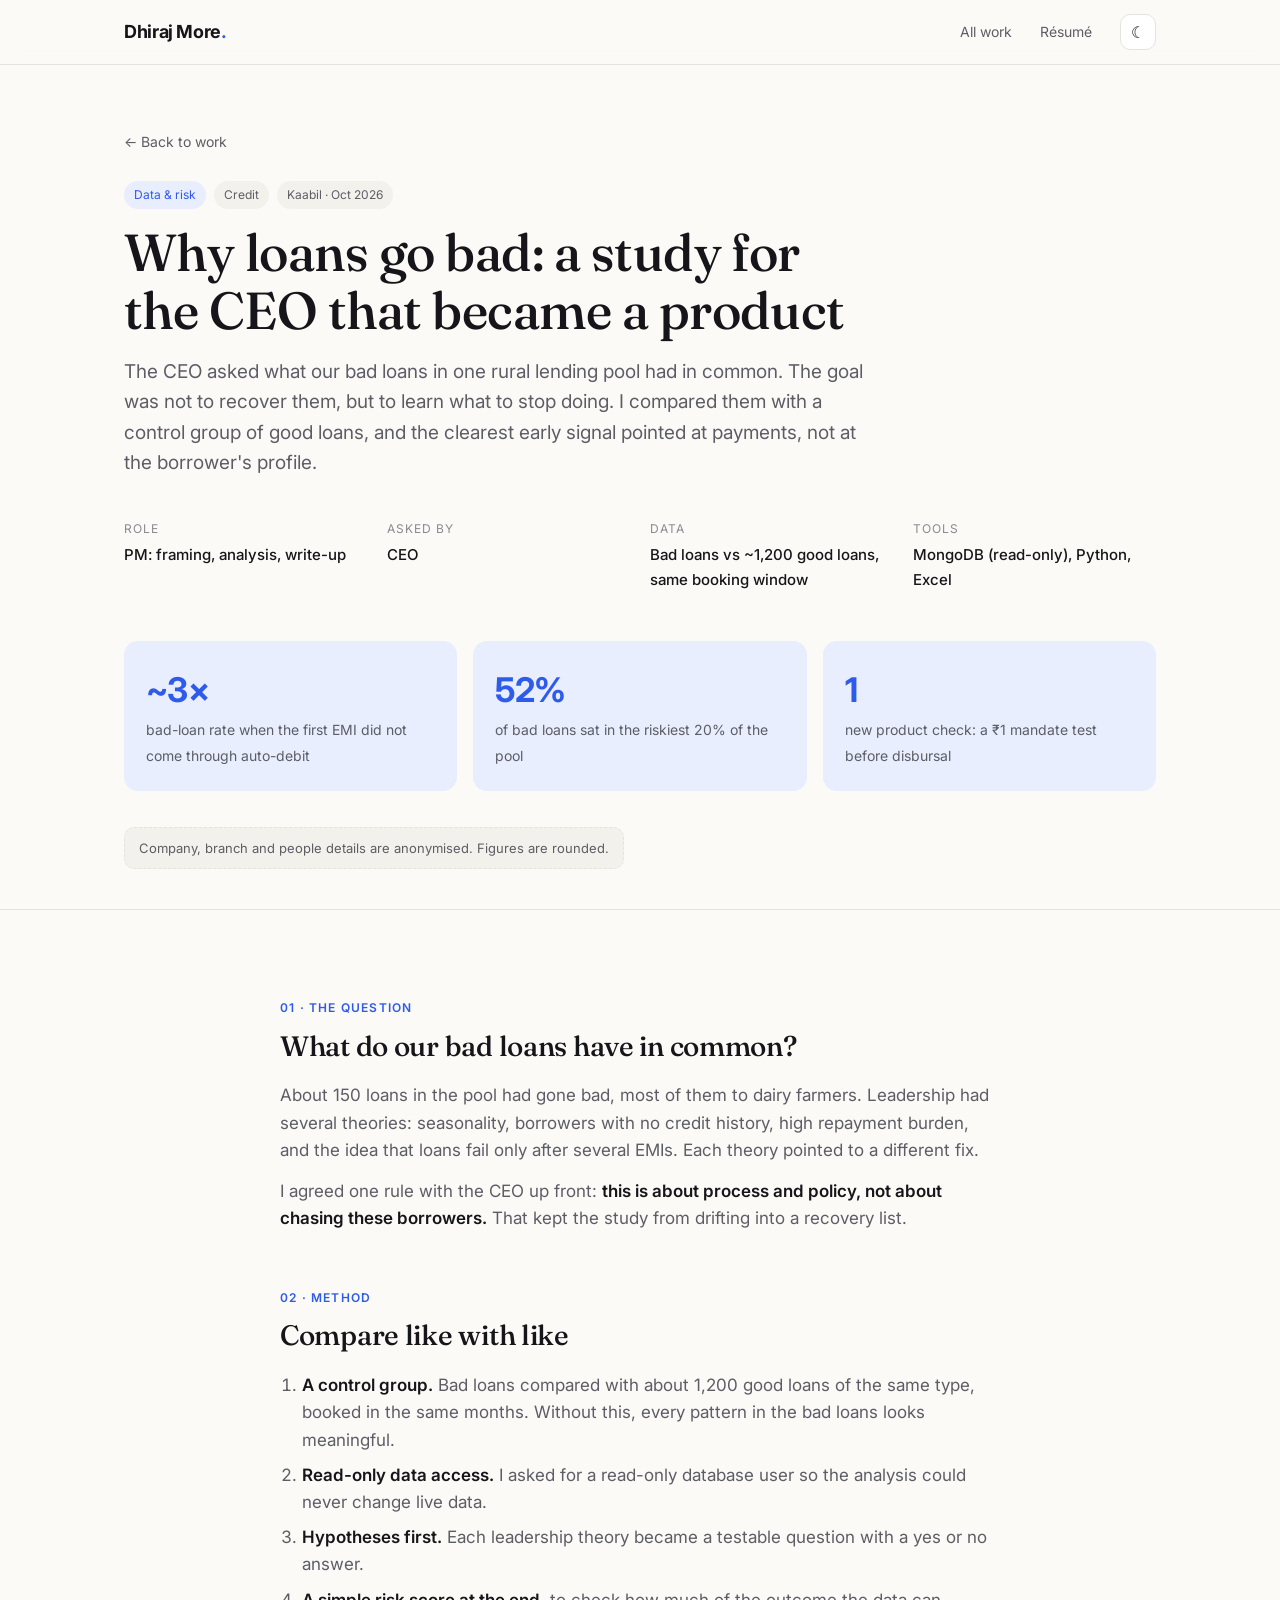
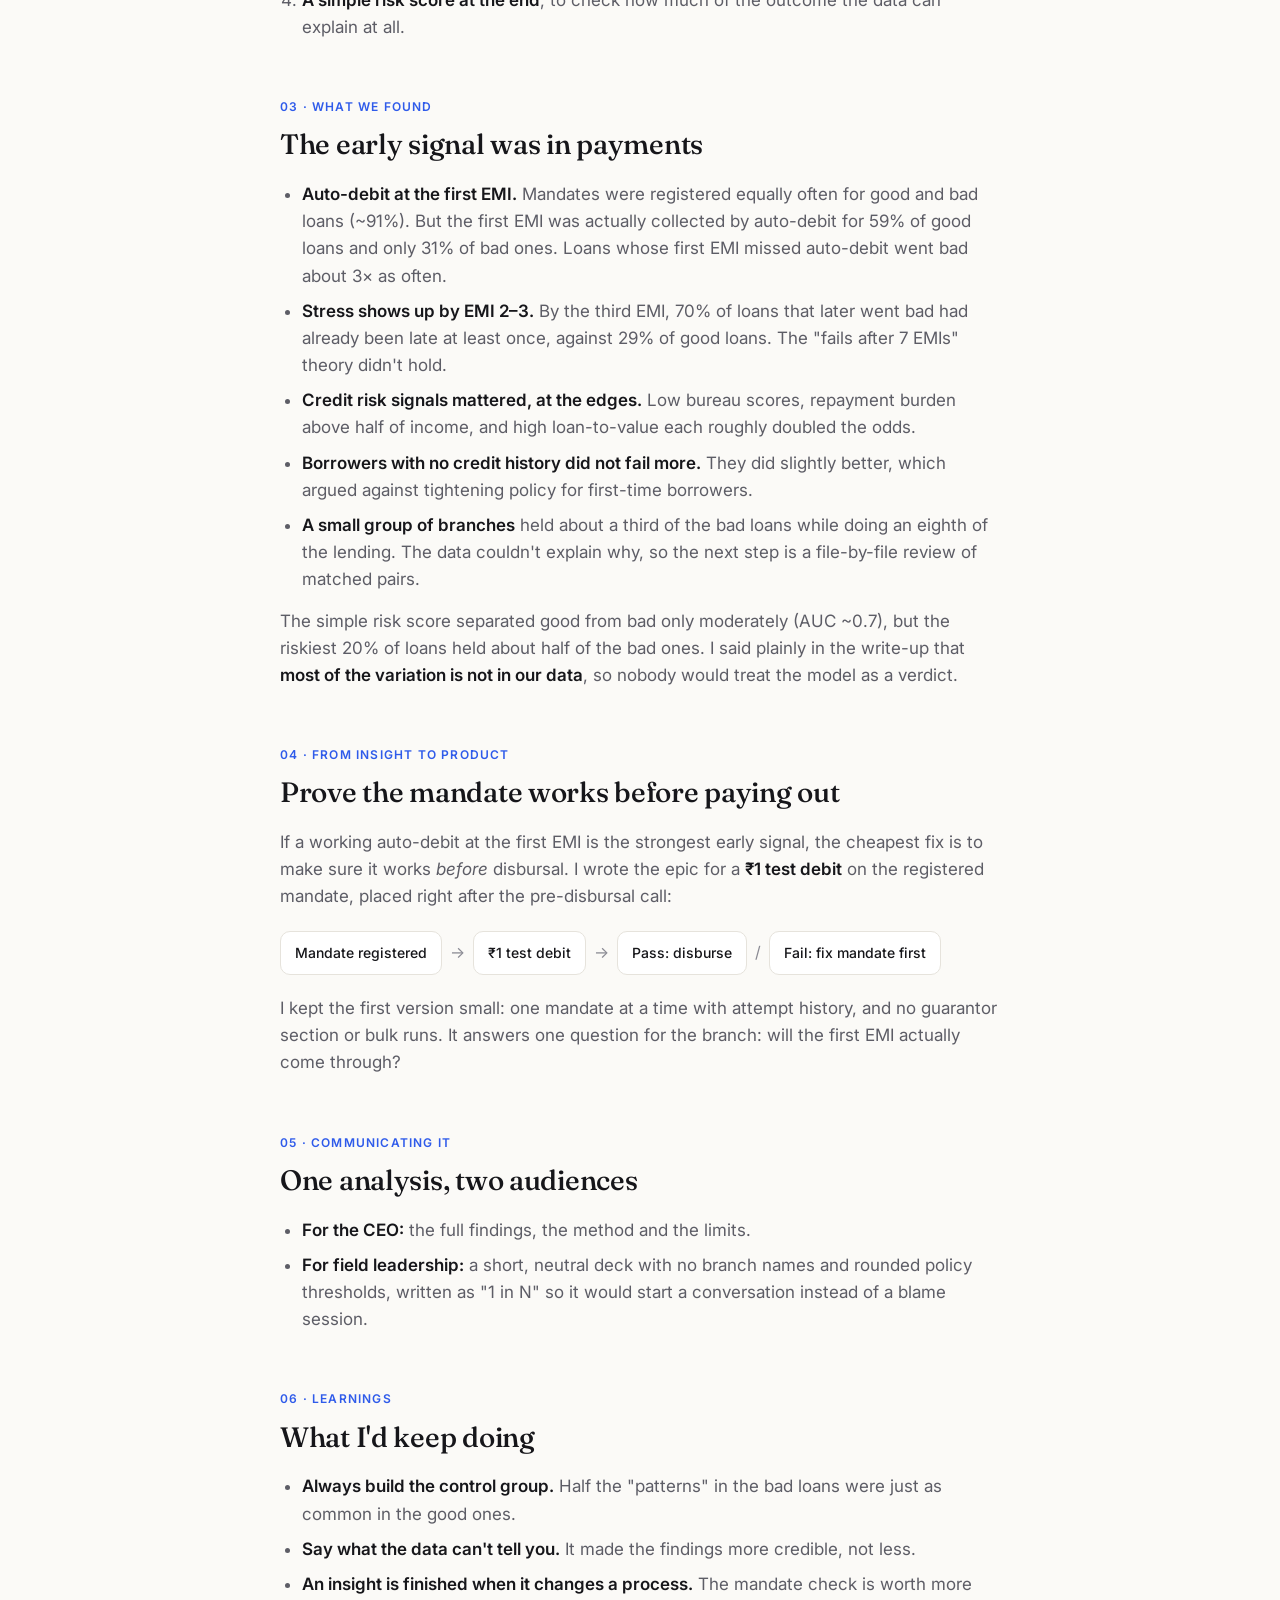
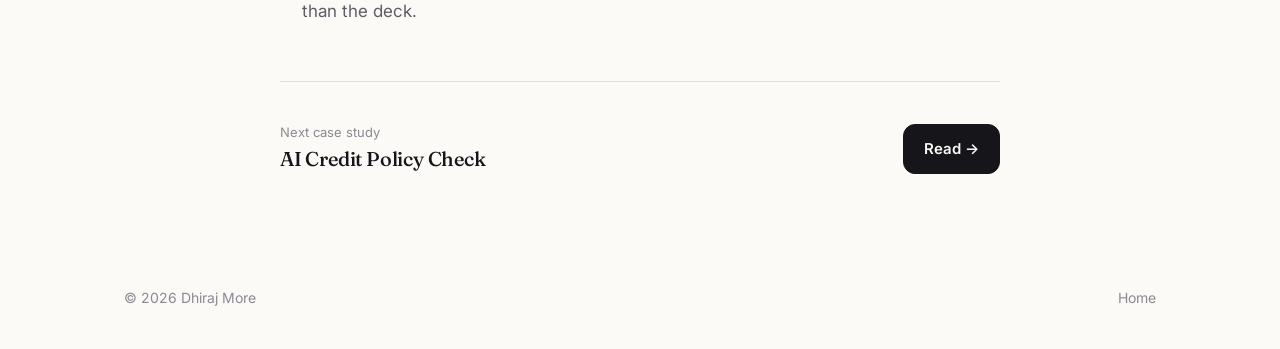
<file: work/why-loans-go-bad.html>
<!doctype html>
<html lang="en">
<head>
  <meta charset="utf-8">
  <meta name="viewport" content="width=device-width, initial-scale=1">
  <title>Why loans go bad — Dhiraj More</title>
  <meta name="description" content="Case study: a CEO-requested study comparing bad loans with a control group, and the pre-disbursal mandate check it led to.">
  <link rel="icon" href="data:image/svg+xml,<svg xmlns='http://www.w3.org/2000/svg' viewBox='0 0 64 64'><rect width='64' height='64' rx='14' fill='%232f5bea'/><text x='50%' y='54%' text-anchor='middle' dominant-baseline='middle' font-family='Arial' font-weight='700' font-size='28' fill='white'>DM</text></svg>">
  <link rel="preconnect" href="https://fonts.googleapis.com">
  <link rel="preconnect" href="https://fonts.gstatic.com" crossorigin>
  <link href="https://fonts.googleapis.com/css2?family=Fraunces:ital,opsz,wght@0,9..144,500;1,9..144,500&family=Inter:wght@400;500;600;700&display=swap" rel="stylesheet">
  <link rel="stylesheet" href="../styles.css">
</head>
<body>
<nav class="nav">
  <div class="wrap">
    <a href="../index.html" class="logo">Dhiraj More<span>.</span></a>
    <div class="nav-links">
      <a href="../index.html#work" class="keep">All work</a>
      <a href="../resume.html" class="keep">Résumé</a>
      <button class="theme-btn" aria-label="Toggle dark mode">☾</button>
    </div>
  </div>
</nav>

<header class="cs-hero">
  <div class="wrap">
    <a href="../index.html#work" class="back">← Back to work</a>
    <div class="tags" style="display:flex;gap:8px;flex-wrap:wrap"><span class="tag accent">Data &amp; risk</span><span class="tag">Credit</span><span class="tag">Kaabil · Oct 2026</span></div>
    <h1 class="serif">Why loans go bad: a study for the CEO that became a product</h1>
    <p class="lead">The CEO asked what our bad loans in one rural lending pool had in common. The goal was not to recover them, but to learn what to stop doing. I compared them with a control group of good loans, and the clearest early signal pointed at payments, not at the borrower's profile.</p>
    <div class="meta"><div><span>Role</span><b>PM: framing, analysis, write-up</b></div><div><span>Asked by</span><b>CEO</b></div><div><span>Data</span><b>Bad loans vs ~1,200 good loans, same booking window</b></div><div><span>Tools</span><b>MongoDB (read-only), Python, Excel</b></div></div>
    <div class="impact"><div><b>~3×</b><span>bad-loan rate when the first EMI did not come through auto-debit</span></div><div><b>52%</b><span>of bad loans sat in the riskiest 20% of the pool</span></div><div><b>1</b><span>new product check: a ₹1 mandate test before disbursal</span></div></div>
    <p class="note">Company, branch and people details are anonymised. Figures are rounded.</p>
  </div>
</header>

<article class="wrap">
  <div class="cs-body">
    <h2 class="serif"><small>01 · The question</small>What do our bad loans have in common?</h2>
    <p>About 150 loans in the pool had gone bad, most of them to dairy farmers. Leadership had several theories: seasonality, borrowers with no credit history, high repayment burden, and the idea that loans fail only after several EMIs. Each theory pointed to a different fix.</p>
    <p>I agreed one rule with the CEO up front: <strong>this is about process and policy, not about chasing these borrowers.</strong> That kept the study from drifting into a recovery list.</p>
    <h2 class="serif"><small>02 · Method</small>Compare like with like</h2>
    <ol>
      <li><strong>A control group.</strong> Bad loans compared with about 1,200 good loans of the same type, booked in the same months. Without this, every pattern in the bad loans looks meaningful.</li>
      <li><strong>Read-only data access.</strong> I asked for a read-only database user so the analysis could never change live data.</li>
      <li><strong>Hypotheses first.</strong> Each leadership theory became a testable question with a yes or no answer.</li>
      <li><strong>A simple risk score at the end</strong>, to check how much of the outcome the data can explain at all.</li>
    </ol>
    <h2 class="serif"><small>03 · What we found</small>The early signal was in payments</h2>
    <ul>
      <li><strong>Auto-debit at the first EMI.</strong> Mandates were registered equally often for good and bad loans (~91%). But the first EMI was actually collected by auto-debit for 59% of good loans and only 31% of bad ones. Loans whose first EMI missed auto-debit went bad about 3× as often.</li>
      <li><strong>Stress shows up by EMI 2–3.</strong> By the third EMI, 70% of loans that later went bad had already been late at least once, against 29% of good loans. The "fails after 7 EMIs" theory didn't hold.</li>
      <li><strong>Credit risk signals mattered, at the edges.</strong> Low bureau scores, repayment burden above half of income, and high loan-to-value each roughly doubled the odds.</li>
      <li><strong>Borrowers with no credit history did not fail more.</strong> They did slightly better, which argued against tightening policy for first-time borrowers.</li>
      <li><strong>A small group of branches</strong> held about a third of the bad loans while doing an eighth of the lending. The data couldn't explain why, so the next step is a file-by-file review of matched pairs.</li>
    </ul>
    <p>The simple risk score separated good from bad only moderately (AUC ~0.7), but the riskiest 20% of loans held about half of the bad ones. I said plainly in the write-up that <strong>most of the variation is not in our data</strong>, so nobody would treat the model as a verdict.</p>
    <h2 class="serif"><small>04 · From insight to product</small><span id="product"></span>Prove the mandate works before paying out</h2>
    <p>If a working auto-debit at the first EMI is the strongest early signal, the cheapest fix is to make sure it works <em>before</em> disbursal. I wrote the epic for a <strong>₹1 test debit</strong> on the registered mandate, placed right after the pre-disbursal call:</p>
    <div class="flow"><div>Mandate registered</div><i>→</i><div>₹1 test debit</div><i>→</i><div>Pass: disburse</div><i>/</i><div>Fail: fix mandate first</div></div>
    <p>I kept the first version small: one mandate at a time with attempt history, and no guarantor section or bulk runs. It answers one question for the branch: will the first EMI actually come through?</p>
    <h2 class="serif"><small>05 · Communicating it</small>One analysis, two audiences</h2>
    <ul>
      <li><strong>For the CEO:</strong> the full findings, the method and the limits.</li>
      <li><strong>For field leadership:</strong> a short, neutral deck with no branch names and rounded policy thresholds, written as "1 in N" so it would start a conversation instead of a blame session.</li>
    </ul>
    <h2 class="serif"><small>06 · Learnings</small>What I'd keep doing</h2>
    <ul>
      <li><strong>Always build the control group.</strong> Half the "patterns" in the bad loans were just as common in the good ones.</li>
      <li><strong>Say what the data can't tell you.</strong> It made the findings more credible, not less.</li>
      <li><strong>An insight is finished when it changes a process.</strong> The mandate check is worth more than the deck.</li>
    </ul>

    <div class="next-cs">
      <div><span>Next case study</span><b class="serif">AI Credit Policy Check</b></div>
      <a href="ai-credit-policy-check.html" class="btn primary">Read →</a>
    </div>
  </div>
</article>

<footer><div class="wrap"><span>© <span data-year></span> Dhiraj More</span><a href="../index.html">Home</a></div></footer>
<script src="../script.js"></script>
</body>
</html>
</file>
<file: styles.css>
:root {
  --bg: #fbfaf7;
  --surface: #ffffff;
  --surface-2: #f3f1ec;
  --text: #16161a;
  --muted: #5d5d66;
  --faint: #8a8a93;
  --line: #e6e3dc;
  --accent: #2f5bea;
  --accent-soft: #e8eefe;
  --good: #1f8a5b;
  --shadow: 0 1px 2px rgba(0,0,0,.04), 0 8px 24px rgba(0,0,0,.05);
  --radius: 16px;
  --max: 1080px;
}
@media (prefers-color-scheme: dark) {
  :root:not([data-theme="light"]) {
    --bg: #0e0f12; --surface: #16181d; --surface-2: #1d2027; --text: #ececf1;
    --muted: #a3a3ad; --faint: #7a7a85; --line: #2a2d35; --accent: #7c9cff;
    --accent-soft: #1d2540; --good: #4cc38a; --shadow: 0 1px 2px rgba(0,0,0,.3), 0 8px 24px rgba(0,0,0,.25);
  }
}
:root[data-theme="dark"] {
  --bg: #0e0f12; --surface: #16181d; --surface-2: #1d2027; --text: #ececf1;
  --muted: #a3a3ad; --faint: #7a7a85; --line: #2a2d35; --accent: #7c9cff;
  --accent-soft: #1d2540; --good: #4cc38a; --shadow: 0 1px 2px rgba(0,0,0,.3), 0 8px 24px rgba(0,0,0,.25);
}

* { box-sizing: border-box; margin: 0; padding: 0; }
html { scroll-behavior: smooth; }
body {
  font-family: "Inter", system-ui, -apple-system, sans-serif;
  background: var(--bg); color: var(--text);
  line-height: 1.6; font-size: 16px; -webkit-font-smoothing: antialiased;
}
a { color: inherit; text-decoration: none; }
img { max-width: 100%; }
.wrap { max-width: var(--max); margin: 0 auto; padding: 0 24px; }
.serif { font-family: "Fraunces", Georgia, serif; font-weight: 500; letter-spacing: -.01em; }

/* Nav */
.nav {
  position: sticky; top: 0; z-index: 10;
  background: color-mix(in srgb, var(--bg) 85%, transparent);
  backdrop-filter: blur(10px); border-bottom: 1px solid var(--line);
}
.nav .wrap { display: flex; align-items: center; justify-content: space-between; height: 64px; }
.logo { font-weight: 700; letter-spacing: -.02em; font-size: 18px; }
.logo span { color: var(--accent); }
.nav-links { display: flex; gap: 28px; align-items: center; font-size: 14px; color: var(--muted); }
.nav-links a:hover { color: var(--text); }
.theme-btn {
  border: 1px solid var(--line); background: var(--surface); color: var(--text);
  width: 36px; height: 36px; border-radius: 10px; cursor: pointer; font-size: 16px;
}

/* Hero */
.hero { padding: 96px 0 72px; }
.eyebrow {
  display: inline-flex; align-items: center; gap: 8px; font-size: 13px; color: var(--muted);
  border: 1px solid var(--line); background: var(--surface); padding: 6px 12px; border-radius: 99px;
}
.dot { width: 8px; height: 8px; border-radius: 50%; background: var(--good); box-shadow: 0 0 0 3px color-mix(in srgb, var(--good) 25%, transparent); }
.hero h1 { font-size: clamp(38px, 6vw, 64px); line-height: 1.08; margin: 24px 0 20px; max-width: 16ch; }
.hero h1 em { color: var(--accent); font-style: italic; }
.hero p.lead { font-size: 19px; color: var(--muted); max-width: 60ch; }
.cta-row { display: flex; gap: 12px; margin-top: 32px; flex-wrap: wrap; }
.btn {
  display: inline-flex; align-items: center; gap: 8px; padding: 12px 20px; border-radius: 12px;
  font-weight: 600; font-size: 15px; border: 1px solid var(--line); background: var(--surface); transition: transform .15s, border-color .15s;
}
.btn:hover { transform: translateY(-1px); border-color: var(--faint); }
.btn.primary { background: var(--text); color: var(--bg); border-color: var(--text); }

.stats { display: grid; grid-template-columns: repeat(4, 1fr); gap: 16px; margin-top: 64px; }
.stat { border-top: 1px solid var(--line); padding-top: 16px; }
.stat b { display: block; font-size: 28px; letter-spacing: -.02em; }
.stat span { font-size: 14px; color: var(--muted); }

/* Sections */
section { padding: 72px 0; }
.sec-head { display: flex; justify-content: space-between; align-items: end; gap: 24px; margin-bottom: 36px; flex-wrap: wrap; }
.sec-head h2 { font-size: clamp(28px, 4vw, 40px); }
.sec-head p { color: var(--muted); max-width: 46ch; }
.label { font-size: 12px; font-weight: 600; text-transform: uppercase; letter-spacing: .1em; color: var(--accent); margin-bottom: 8px; }

/* Cards */
.grid { display: grid; grid-template-columns: repeat(2, 1fr); gap: 20px; }
.card {
  background: var(--surface); border: 1px solid var(--line); border-radius: var(--radius);
  padding: 28px; box-shadow: var(--shadow); display: flex; flex-direction: column; gap: 14px;
  transition: transform .2s, border-color .2s;
}
a.card:hover { transform: translateY(-3px); border-color: var(--accent); }
.card .tags { display: flex; gap: 8px; flex-wrap: wrap; }
.tag { font-size: 12px; padding: 4px 10px; border-radius: 99px; background: var(--surface-2); color: var(--muted); }
.tag.accent { background: var(--accent-soft); color: var(--accent); }
.card h3 { font-size: 21px; letter-spacing: -.01em; line-height: 1.3; }
.card p { color: var(--muted); font-size: 15px; }
.card .metrics { display: flex; gap: 24px; margin-top: auto; padding-top: 14px; border-top: 1px dashed var(--line); }
.card .metrics div b { display: block; font-size: 20px; color: var(--text); }
.card .metrics div span { font-size: 12px; color: var(--faint); }
.card .more { font-size: 14px; font-weight: 600; color: var(--accent); }

/* About */
.about { display: grid; grid-template-columns: 1.3fr 1fr; gap: 48px; }
.about p { color: var(--muted); margin-bottom: 16px; font-size: 17px; }
.about p strong { color: var(--text); font-weight: 600; }
.principles { display: flex; flex-direction: column; gap: 12px; }
.principle { background: var(--surface); border: 1px solid var(--line); border-radius: 12px; padding: 16px 18px; }
.principle b { display: block; font-size: 15px; }
.principle span { font-size: 14px; color: var(--muted); }

/* Timeline */
.timeline { border-left: 2px solid var(--line); margin-left: 6px; }
.tl-item { position: relative; padding: 0 0 36px 32px; }
.tl-item::before {
  content: ""; position: absolute; left: -8px; top: 6px; width: 14px; height: 14px; border-radius: 50%;
  background: var(--bg); border: 2px solid var(--accent);
}
.tl-item.now::before { background: var(--accent); }
.tl-item .when { font-size: 13px; color: var(--faint); font-weight: 500; }
.tl-item h3 { font-size: 18px; margin: 2px 0 6px; }
.tl-item h3 span { color: var(--muted); font-weight: 400; }
.tl-item ul { color: var(--muted); font-size: 15px; padding-left: 18px; }
.tl-item li { margin-bottom: 4px; }

/* Skills */
.skills { display: grid; grid-template-columns: repeat(3, 1fr); gap: 20px; }
.skills .card h3 { font-size: 17px; }
.chips { display: flex; flex-wrap: wrap; gap: 8px; }
.chip { font-size: 13px; padding: 6px 12px; border-radius: 8px; border: 1px solid var(--line); background: var(--bg); }

/* Contact */
.contact {
  background: var(--text); color: var(--bg); border-radius: 24px; padding: 56px;
  display: flex; justify-content: space-between; align-items: center; gap: 32px; flex-wrap: wrap;
}
.contact h2 { font-size: clamp(28px, 4vw, 40px); max-width: 18ch; }
.contact p { opacity: .7; margin-top: 8px; }
.contact .btn { background: var(--bg); color: var(--text); border-color: var(--bg); }
.contact .btn.ghost { background: transparent; color: var(--bg); border-color: color-mix(in srgb, var(--bg) 40%, transparent); }

footer { padding: 40px 0; color: var(--faint); font-size: 14px; }
footer .wrap { display: flex; justify-content: space-between; flex-wrap: wrap; gap: 12px; }

/* Case study pages */
.cs-hero { padding: 64px 0 40px; border-bottom: 1px solid var(--line); }
.back { font-size: 14px; color: var(--muted); display: inline-flex; gap: 6px; margin-bottom: 28px; }
.back:hover { color: var(--text); }
.cs-hero h1 { font-size: clamp(32px, 5vw, 52px); line-height: 1.12; max-width: 22ch; margin: 14px 0 18px; }
.cs-hero .lead { font-size: 19px; color: var(--muted); max-width: 62ch; }
.meta { display: grid; grid-template-columns: repeat(4, 1fr); gap: 20px; margin-top: 40px; }
.meta div span { display: block; font-size: 12px; text-transform: uppercase; letter-spacing: .08em; color: var(--faint); margin-bottom: 4px; }
.meta div b { font-weight: 500; font-size: 15px; }
.note {
  margin-top: 28px; font-size: 13px; color: var(--muted); background: var(--surface-2);
  border: 1px dashed var(--line); padding: 10px 14px; border-radius: 10px; display: inline-block;
}
.impact { display: grid; grid-template-columns: repeat(3, 1fr); gap: 16px; margin: 48px 0 8px; }
.impact div { background: var(--accent-soft); border-radius: 14px; padding: 22px; }
.impact b { display: block; font-size: 34px; letter-spacing: -.02em; color: var(--accent); }
.impact span { font-size: 14px; color: var(--muted); }
.cs-body { max-width: 720px; margin: 0 auto; padding: 32px 0 72px; }
.cs-body h2 { font-size: 28px; margin: 56px 0 14px; }
.cs-body h2 small { display: block; font-family: "Inter", sans-serif; font-size: 12px; font-weight: 600; letter-spacing: .1em; text-transform: uppercase; color: var(--accent); margin-bottom: 6px; }
.cs-body p, .cs-body li { color: var(--muted); font-size: 17px; }
.cs-body p { margin-bottom: 14px; }
.cs-body ul, .cs-body ol { padding-left: 22px; margin-bottom: 14px; }
.cs-body li { margin-bottom: 8px; }
.cs-body strong { color: var(--text); font-weight: 600; }
.quote { border-left: 3px solid var(--accent); padding: 4px 0 4px 20px; margin: 24px 0; font-size: 19px; color: var(--text); font-style: italic; }
.options { display: grid; gap: 12px; margin: 20px 0; }
.option { border: 1px solid var(--line); border-radius: 12px; padding: 16px 18px; background: var(--surface); }
.option.chosen { border-color: var(--accent); box-shadow: 0 0 0 3px var(--accent-soft); }
.option b { display: block; margin-bottom: 4px; }
.option span { font-size: 15px; color: var(--muted); }
.flow { display: flex; align-items: center; gap: 8px; flex-wrap: wrap; margin: 20px 0; }
.flow div { padding: 10px 14px; border-radius: 10px; background: var(--surface); border: 1px solid var(--line); font-size: 14px; font-weight: 500; }
.flow i { color: var(--faint); font-style: normal; }
.next-cs { border-top: 1px solid var(--line); padding: 40px 0 0; margin-top: 56px; display: flex; justify-content: space-between; align-items: center; gap: 16px; flex-wrap: wrap; }
.next-cs span { font-size: 13px; color: var(--faint); display: block; }
.next-cs b { font-size: 20px; }

/* Reveal */
.reveal { opacity: 0; transform: translateY(16px); transition: opacity .6s ease, transform .6s ease; }
.reveal.in { opacity: 1; transform: none; }
@media (prefers-reduced-motion: reduce) { .reveal { opacity: 1; transform: none; transition: none; } }

@media (max-width: 860px) {
  .grid, .about, .skills { grid-template-columns: 1fr; }
  .stats, .meta { grid-template-columns: repeat(2, 1fr); }
  .impact { grid-template-columns: 1fr; }
  .nav-links a:not(.keep) { display: none; }
  .contact { padding: 36px 28px; }
}
@media (max-width: 520px) {
  .wrap { padding: 0 16px; }
  .hero { padding: 64px 0 48px; }
  .card { padding: 22px; }
}

/* Hero: text on the left, key numbers in a card on the right */
.hero.stage { padding: 88px 0 80px; }
.stage-content { display: grid; grid-template-columns: minmax(0, 1.35fr) minmax(0, 1fr); gap: 64px; align-items: center; }
.stage .hero-text h1 { max-width: 14ch; margin: 20px 0 22px; }
.stage .hero-text .lead { max-width: 56ch; }
.stage .stats {
  grid-template-columns: repeat(2, 1fr); gap: 0; margin: 0; max-width: none;
  background: var(--surface); border: 1px solid var(--line); border-radius: 20px; overflow: hidden;
}
.stage .stat { padding: 28px 26px; border-top: 0; }
.stage .stat:nth-child(odd) { border-right: 1px solid var(--line); }
.stage .stat:nth-child(n+3) { border-top: 1px solid var(--line); }
.stage .stat b { font-size: 36px; line-height: 1.1; margin-bottom: 6px; color: var(--accent); }
@media (max-width: 960px) {
  .hero.stage { padding: 56px 0 56px; }
  .stage-content { grid-template-columns: minmax(0, 1fr); gap: 40px; }
  .stage .hero-text h1 { max-width: 16ch; }
}
@media (max-width: 520px) {
  .stage .stat { padding: 20px 18px; }
  .stage .stat b { font-size: 28px; }
}

/* Featured case studies: 3-up on desktop */
.grid.three { grid-template-columns: repeat(3, 1fr); }
.card .theme { font-size: 12px; font-weight: 600; letter-spacing: .08em; text-transform: uppercase; color: var(--accent); }
.card .facts { list-style: none; display: flex; flex-direction: column; gap: 6px; margin-top: auto; padding-top: 14px; border-top: 1px dashed var(--line); }
.card .facts li { font-size: 13.5px; color: var(--muted); display: flex; gap: 8px; }
.card .facts li::before { content: "→"; color: var(--accent); }

/* All work, filterable by theme */
.filters { display: flex; gap: 8px; flex-wrap: wrap; margin-bottom: 24px; }
.filters button { font: inherit; font-size: 14px; padding: 8px 14px; border-radius: 99px; border: 1px solid var(--line); background: var(--surface); color: var(--muted); cursor: pointer; }
.filters button:hover { color: var(--text); border-color: var(--faint); }
.filters button[aria-pressed="true"] { background: var(--text); color: var(--bg); border-color: var(--text); }
.filters button span { opacity: .6; margin-left: 4px; font-variant-numeric: tabular-nums; }
.worklist { display: grid; grid-template-columns: repeat(3, 1fr); gap: 14px; }
.wi { background: var(--surface); border: 1px solid var(--line); border-radius: 12px; padding: 18px; display: flex; flex-direction: column; gap: 8px; }
.wi[hidden] { display: none; }
.wi .wt { display: flex; gap: 6px; flex-wrap: wrap; }
.wi h3 { font-size: 16px; line-height: 1.35; }
.wi p { font-size: 14px; color: var(--muted); }
.wi a { font-size: 13.5px; font-weight: 600; color: var(--accent); margin-top: auto; }
.wi.star { border-color: color-mix(in srgb, var(--accent) 45%, var(--line)); }

/* How I work: the pipeline */
.pipeline { display: grid; grid-template-columns: repeat(5, 1fr); gap: 12px; counter-reset: step; }
.step { background: var(--surface); border: 1px solid var(--line); border-radius: 12px; padding: 18px; position: relative; }
.step::before { counter-increment: step; content: counter(step); display: inline-grid; place-items: center; width: 26px; height: 26px; border-radius: 50%; background: var(--accent-soft); color: var(--accent); font-weight: 700; font-size: 13px; margin-bottom: 10px; }
.step b { display: block; font-size: 15px; margin-bottom: 4px; }
.step span { font-size: 13.5px; color: var(--muted); }
.callout { margin-top: 20px; background: var(--surface-2); border-radius: 14px; padding: 18px 20px; color: var(--muted); font-size: 15px; }
.callout b { color: var(--text); }

@media (max-width: 1000px) {
  .grid.three { grid-template-columns: repeat(2, 1fr); }
  .worklist { grid-template-columns: repeat(2, 1fr); }
  .pipeline { grid-template-columns: repeat(2, 1fr); }
}
@media (max-width: 640px) {
  .grid.three, .worklist, .pipeline { grid-template-columns: 1fr; }
  .filters { flex-wrap: nowrap; overflow-x: auto; margin-inline: -16px; padding: 0 16px 4px; scrollbar-width: none; }
  .filters button { flex: none; }
  .hero h1 { font-size: clamp(32px, 9vw, 40px); }
  .hero p.lead { font-size: 17px; }
  .stats { gap: 12px; margin-top: 40px; }
  .stat b { font-size: 24px; }
  .contact { padding: 32px 22px; border-radius: 18px; }
  .meta { grid-template-columns: 1fr 1fr; gap: 14px; }
  .cs-body p, .cs-body li { font-size: 16px; }
  .cs-body h2 { font-size: 24px; margin-top: 44px; }
  .impact b { font-size: 28px; }
  section { padding: 56px 0; }
}

/* Work grouped into broad themes */
.theme-block { padding: 36px 0; border-top: 1px solid var(--line); }
.theme-block:first-of-type { border-top: 0; padding-top: 8px; }
.theme-head { display: grid; grid-template-columns: 64px 1fr; gap: 20px; margin-bottom: 24px; }
.theme-num { font: 500 40px/1 "Fraunces", Georgia, serif; color: var(--accent); }
.theme-head h3 { font-size: clamp(24px, 3vw, 30px); line-height: 1.2; margin-bottom: 8px; }
.theme-head p { color: var(--muted); max-width: 62ch; margin-bottom: 14px; }
.grid.one { grid-template-columns: 1fr; max-width: 720px; }
.before { margin-top: 32px; color: var(--muted); }
.before a { color: var(--accent); font-weight: 600; }
@media (max-width: 640px) {
  .theme-head { grid-template-columns: 1fr; gap: 8px; }
  .theme-num { font-size: 30px; }
}
</file>
